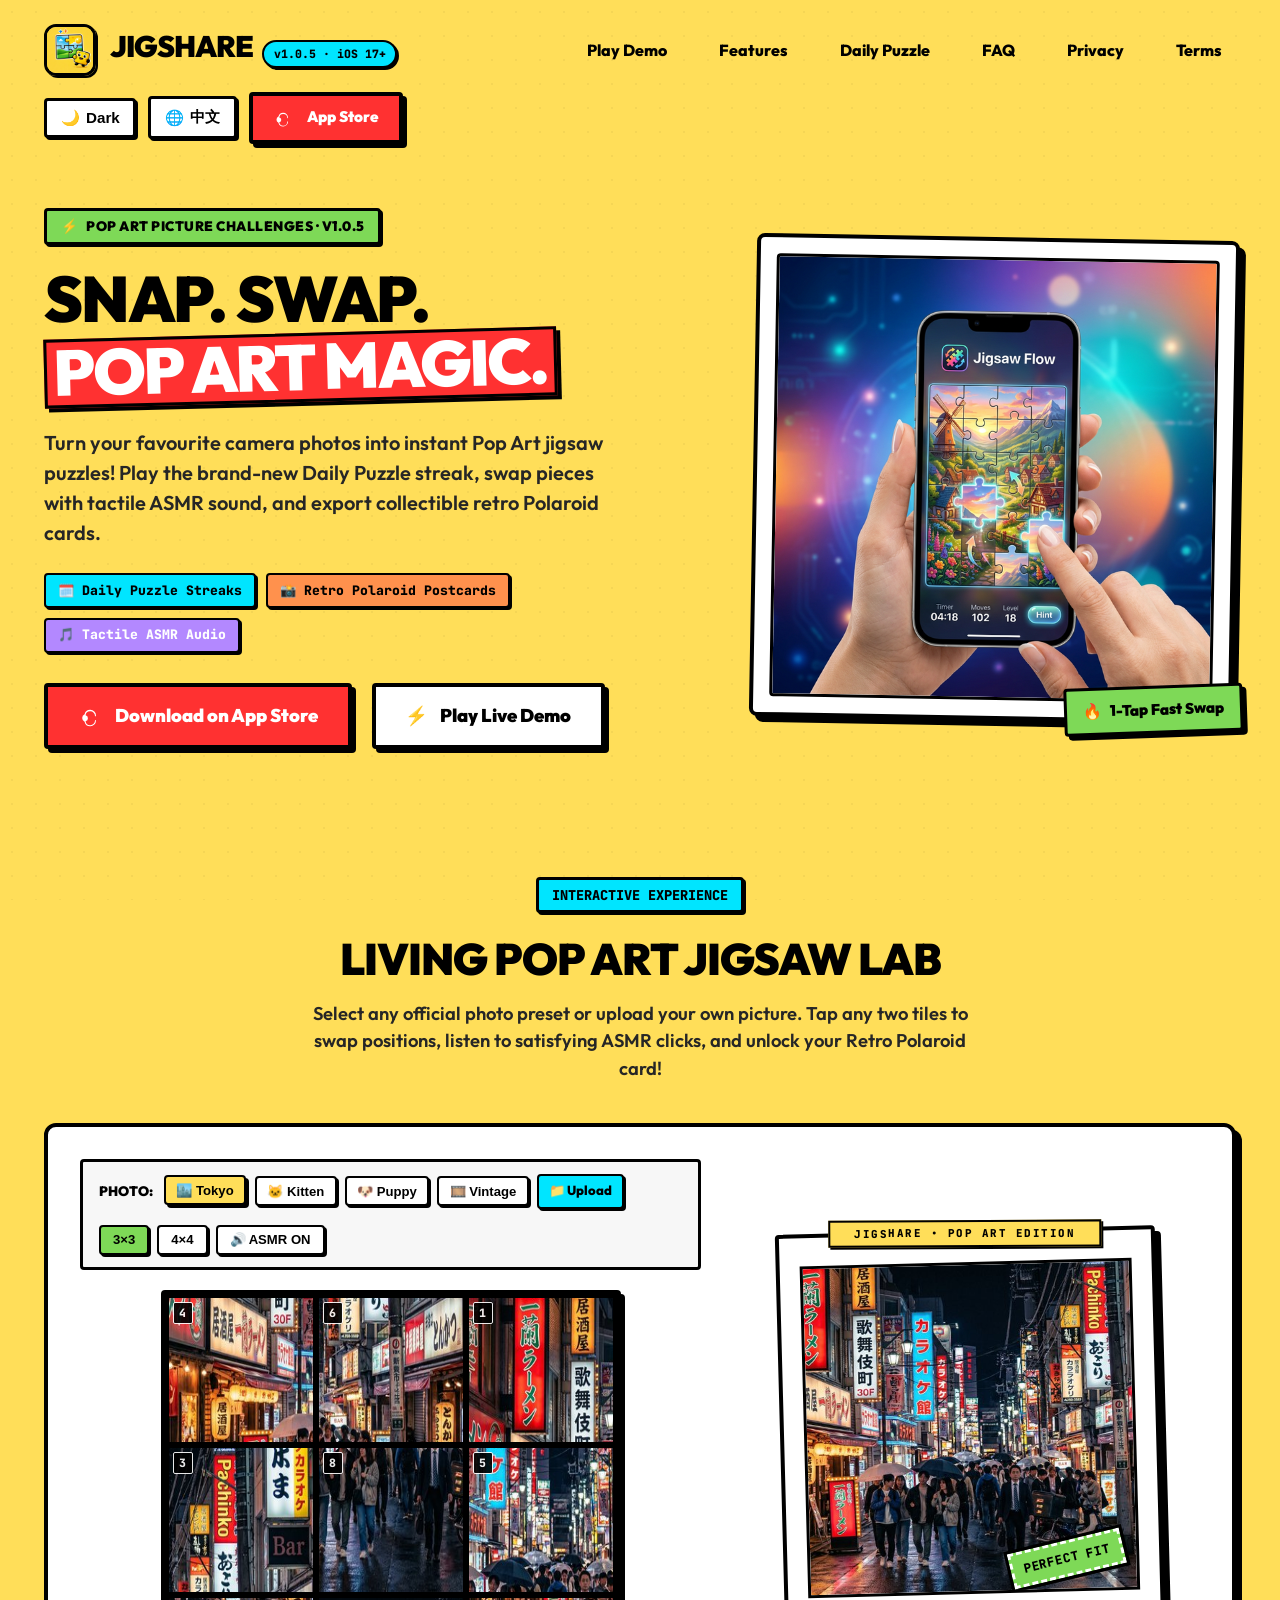
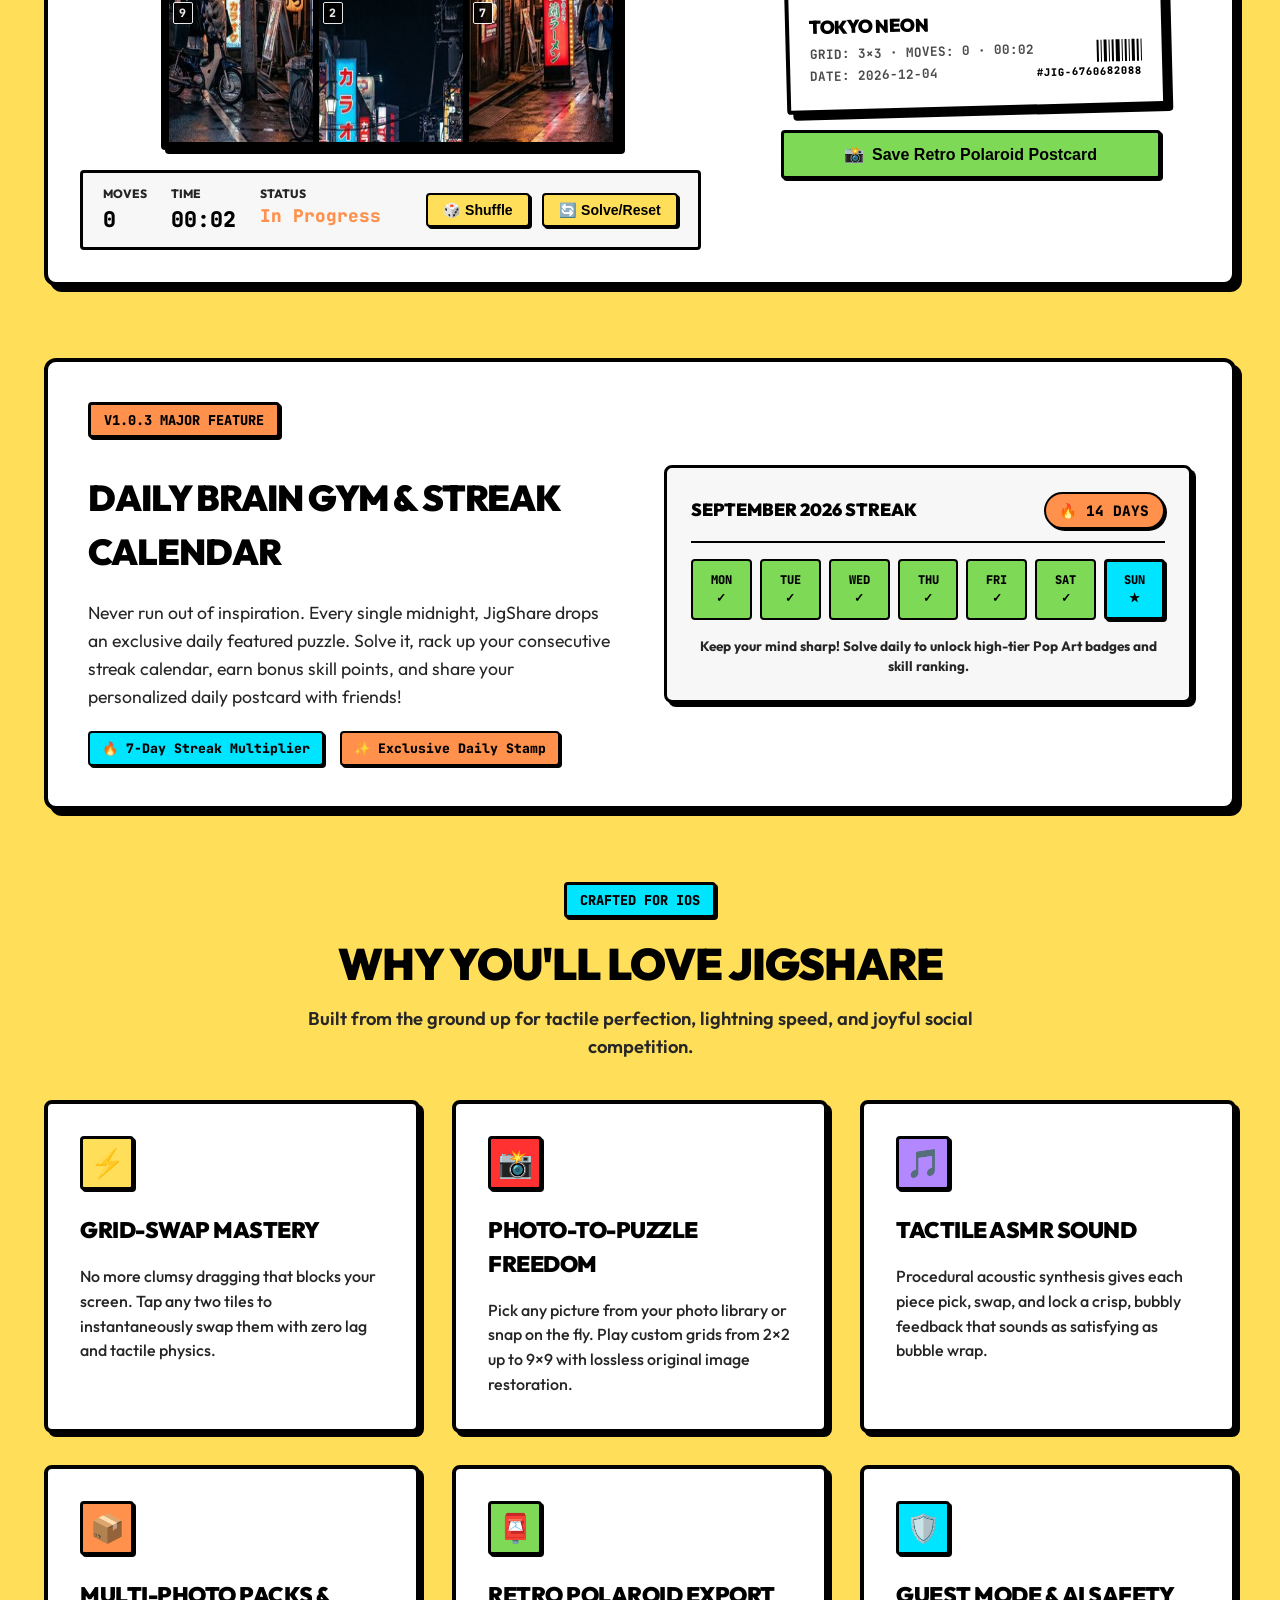
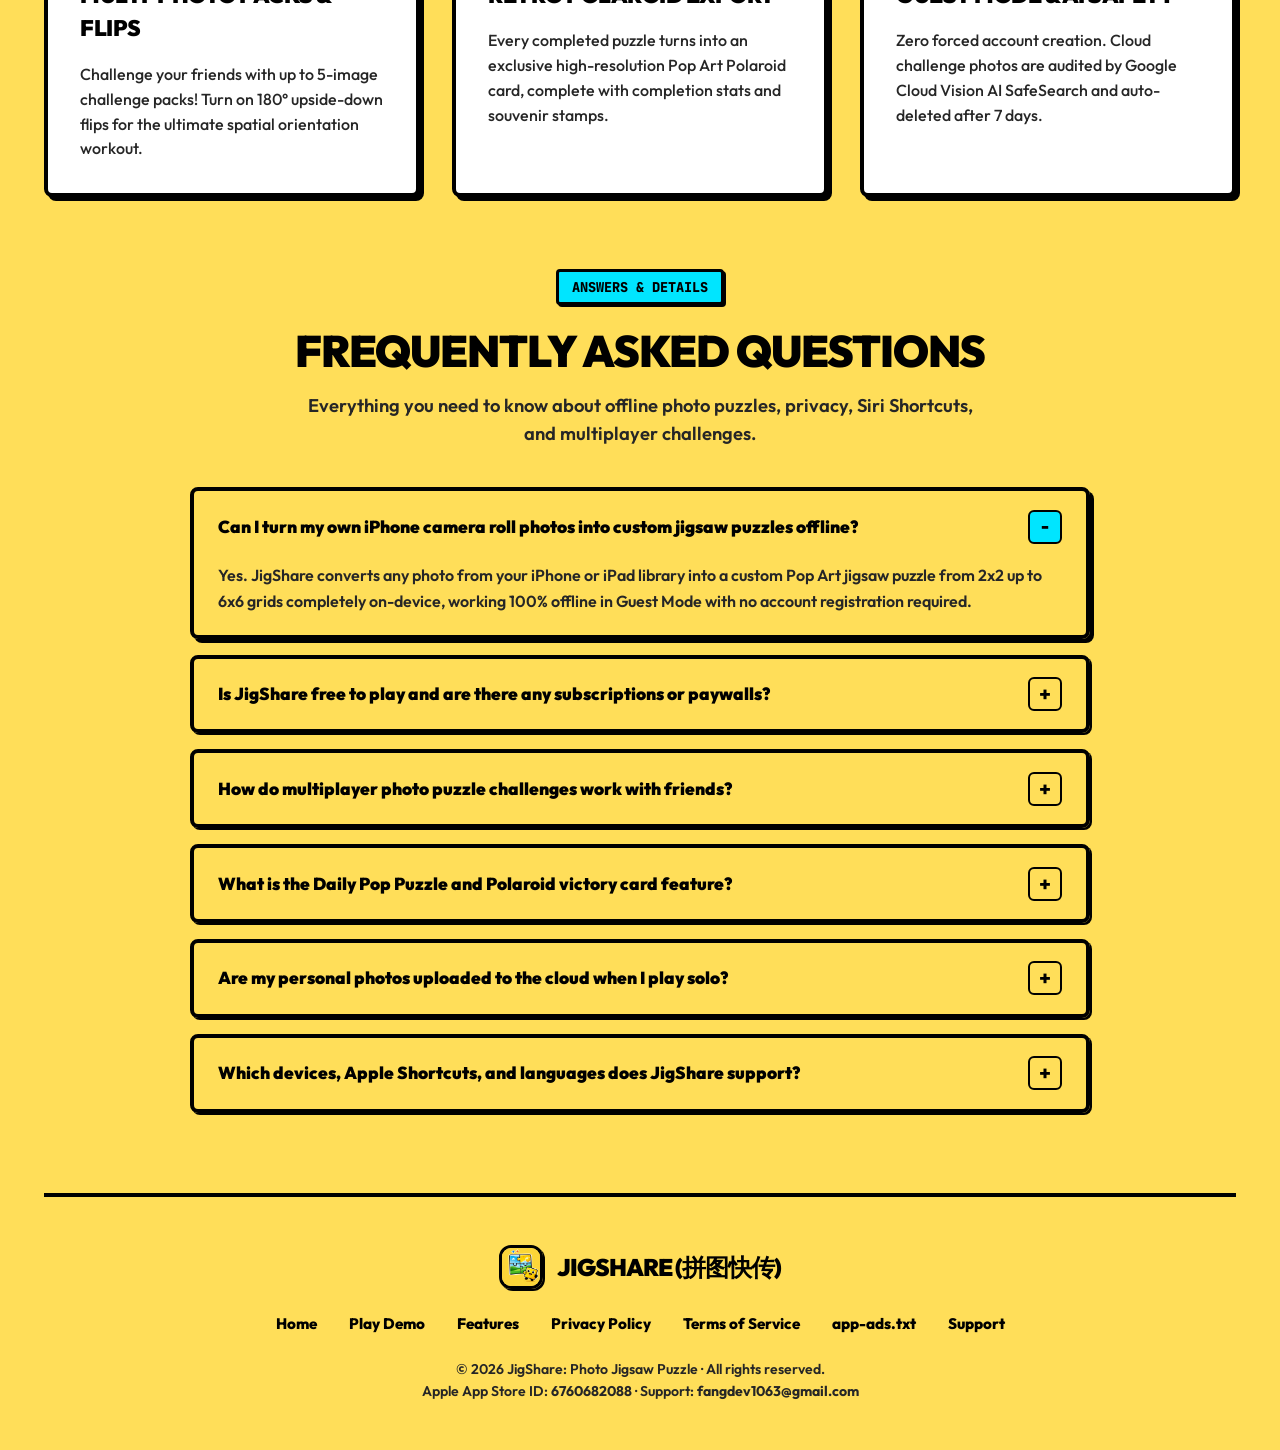
<file: index.html>
<!DOCTYPE html>
<html lang="en">
<head>
    <meta charset="UTF-8">
    <meta name="viewport" content="width=device-width, initial-scale=1.0">
    <title>JigShare: Photo Jigsaw Puzzle - Pop Art Picture Challenges</title>
    <meta name="description" content="Turn your photos into vibrant Pop Art jigsaw puzzles. Play Daily Puzzles, challenge friends with custom .jig packs, and earn retro Polaroid cards on iOS.">
    <meta name="keywords" content="photo puzzle,jigsaw puzzle,picture puzzle,pop art puzzle,custom puzzle,daily challenge,friend challenge,brain teaser,asmr puzzle,polaroid card">
    <meta name="google-site-verification" content="QUrjwu28XT4ruwdatMFQxrZIwa5PXv5KGJY-EDPl6_U" />
    
    <!-- Open Graph & Social Cards -->
    <meta property="og:type" content="website">
    <meta property="og:title" content="JigShare: Photo Jigsaw Puzzle">
    <meta property="og:description" content="Turn your memories into vibrant Pop Art jigsaw puzzles. Fast grid-swapping, daily challenges, retro Polaroid cards, and tactile ASMR audio.">
    <meta property="og:image" content="assets/icon.png">
    <meta property="og:url" content="https://jigsawphoto.netlify.app/">
    <meta name="twitter:card" content="summary_large_image">
    <meta name="twitter:title" content="JigShare: Photo Jigsaw Puzzle">
    <meta name="twitter:description" content="Turn your memories into vibrant Pop Art jigsaw puzzles on iOS.">
    <meta name="twitter:image" content="assets/icon.png">

    <link rel="icon" type="image/png" href="assets/icon.png">
    <link rel="apple-touch-icon" href="assets/icon.png">
    <meta name="apple-itunes-app" content="app-id=6760682088">
    <link rel="stylesheet" href="index.css">
    <script type="application/ld+json">
    {
      "@context": "https://schema.org",
      "@graph": [
        {
          "@type": "MobileApplication",
          "name": "JigShare: Photo Jigsaw Puzzle",
          "description": "JigShare is an iPhone and iPad photo jigsaw puzzle game that turns personal camera roll memories into bold Pop Art puzzles — playable 100% offline with zero mandatory sign-up.",
          "operatingSystem": "iOS",
          "applicationCategory": "GameApplication",
          "inLanguage": ["en-US", "zh-Hans", "zh-Hant", "ja", "ko", "de-DE", "fr-FR", "es-MX", "pt-BR"],
          "offers": {
            "@type": "Offer",
            "price": "0",
            "priceCurrency": "USD"
          },
          "aggregateRating": {
            "@type": "AggregateRating",
            "ratingValue": "5.0",
            "ratingCount": "1"
          },
          "softwareVersion": "1.0.5",
          "downloadUrl": "https://apps.apple.com/app/id6760682088",
          "installUrl": "https://apps.apple.com/app/id6760682088",
          "url": "https://jigsawphoto.netlify.app/",
          "image": "https://jigsawphoto.netlify.app/assets/icon.png",
          "author": {
            "@type": "Organization",
            "name": "DevFang"
          }
        },
        {
          "@type": "FAQPage",
          "mainEntity": [
            {
              "@type": "Question",
              "name": "Can I turn my own iPhone camera roll photos into custom jigsaw puzzles offline?",
              "acceptedAnswer": {
                "@type": "Answer",
                "text": "Yes. JigShare converts any photo from your iPhone or iPad library into a custom Pop Art jigsaw puzzle from 2x2 up to 6x6 grids completely on-device, working 100% offline in Guest Mode with no account registration required."
              }
            },
            {
              "@type": "Question",
              "name": "Is JigShare free to play and are there any subscriptions or paywalls?",
              "acceptedAnswer": {
                "@type": "Answer",
                "text": "JigShare is 100% free to download and play with zero subscriptions or In-App Purchases. Players earn free daily skill points by solving puzzles, with optional user-initiated rewarded videos if extra hint tools are desired."
              }
            },
            {
              "@type": "Question",
              "name": "How do multiplayer photo puzzle challenges work with friends?",
              "acceptedAnswer": {
                "@type": "Answer",
                "text": "You can package one photo or a multi-level gauntlet with custom grid sizes and 180-degree piece rotation into a challenge link or portable .jig file so friends can race against your exact completion time."
              }
            },
            {
              "@type": "Question",
              "name": "What is the Daily Pop Puzzle and Polaroid victory card feature?",
              "acceptedAnswer": {
                "@type": "Answer",
                "text": "Every day JigShare generates a deterministic Pop Art puzzle (3x3 on weekdays, 4x4 on weekends) tracked on a 14-day streak calendar, and lets you export a 3x Retina retro Polaroid card stamped with your finish time and achievement badge."
              }
            },
            {
              "@type": "Question",
              "name": "Are my personal photos uploaded to the cloud when I play solo?",
              "acceptedAnswer": {
                "@type": "Answer",
                "text": "No. Solo puzzles and Polaroid victory cards are processed and stored strictly on your device. Images are only uploaded when you explicitly send a cloud challenge to friends, screened by AI SafeSearch and automatically deleted after 7 days."
              }
            },
            {
              "@type": "Question",
              "name": "Which devices, Apple Shortcuts, and languages does JigShare support?",
              "acceptedAnswer": {
                "@type": "Answer",
                "text": "JigShare runs natively on iPhone, iPad, and unfolded iPhone Duo (iOS 17.0+), integrates with Siri Shortcuts and Spotlight search, and ships with full localization in 9 languages: English, Simplified/Traditional Chinese, Japanese, Korean, German, French, Spanish, and Portuguese."
              }
            }
          ]
        }
      ]
    }
    </script>
</head>
<body>
    <div class="container">
        <!-- Header -->
        <header>
            <a href="index.html" class="nav-brand">
                <div class="logo-wrap">
                    <img src="assets/icon.png" alt="JigShare Logo" class="logo-img">
                </div>
                <div>
                    <span class="logo-title">JigShare</span>
                    <span class="version-pill">v1.0.5 · iOS 17+</span>
                </div>
            </a>

            <nav>
                <ul>
                    <li><a href="#demo-lab" data-i18n="navDemo">Play Demo</a></li>
                    <li><a href="#features" data-i18n="navFeatures">Features</a></li>
                    <li><a href="#daily-mode" data-i18n="navDaily">Daily Puzzle</a></li>
                    <li><a href="#faq" data-i18n="navFaq">FAQ</a></li>
                    <li><a href="privacy.html" data-i18n="navPrivacy">Privacy</a></li>
                    <li><a href="terms.html" data-i18n="navTerms">Terms</a></li>
                </ul>
            </nav>

            <div class="header-actions">
                <button id="themeToggle" class="btn-icon-toggle" title="Toggle Theme" aria-label="Toggle Theme">
                    <span id="themeIcon">🌙</span> <span id="themeText">Dark</span>
                </button>
                <button id="langToggle" class="btn-icon-toggle" title="Switch Language" aria-label="Switch Language">
                    🌐 <span>中文</span>
                </button>
                <a href="https://apps.apple.com/us/app/jigshare-photo-jigsaw-puzzle/id6760682088" target="_blank" rel="noopener" class="btn-primary" style="padding: 0.65rem 1.25rem; font-size: 0.95rem;">
                    <svg width="20" height="20" viewBox="0 0 24 24" fill="currentColor"><path d="M17.5,12.5a.5.5,0,0,1-.5-.5,4.71,4.71,0,0,0-4.69-4.74h-.07a4.67,4.67,0,0,0-4.66,4.07,3,3,0,0,1,0,5.86,4.67,4.67,0,0,0,4.66,4.07h.07A4.71,4.71,0,0,0,17,16.5a.5.5,0,0,1,1,0,5.72,5.72,0,0,1-5.69,5.74h-.07a5.68,5.68,0,0,1-5.65-4.57,4,4,0,0,1,0-7.34,5.68,5.68,0,0,1,5.65-4.57h.07A5.72,5.72,0,0,1,18,11.5a.5.5,0,0,1-.5.5Z"/></svg>
                    <span data-i18n="navDownload">App Store</span>
                </a>
            </div>
        </header>

        <!-- Hero Section -->
        <section class="hero">
            <div class="hero-content">
                <div class="hero-tag">
                    <span>⚡</span>
                    <span data-i18n="heroTag">Pop Art Picture Challenges · v1.0.5</span>
                </div>
                <h1>
                    <span data-i18n="heroTitlePart1">Snap. Swap.</span><br>
                    <span class="highlight" data-i18n="heroTitlePart2">POP ART MAGIC.</span>
                </h1>
                <p class="hero-lead" data-i18n="heroSubtitle">
                    Turn your favourite camera photos into instant Pop Art jigsaw puzzles! Play the brand-new Daily Puzzle streak, swap pieces with tactile ASMR sound, and export collectible retro Polaroid cards.
                </p>

                <div class="hero-badges">
                    <span class="badge-item badge-daily" data-i18n="badgeDaily">🗓️ Daily Puzzle Streaks</span>
                    <span class="badge-item badge-polaroid" data-i18n="badgePolaroid">📸 Retro Polaroid Postcards</span>
                    <span class="badge-item badge-asmr" data-i18n="badgeAsmr">🎵 Tactile ASMR Audio</span>
                </div>

                <div class="hero-actions">
                    <a href="https://apps.apple.com/us/app/jigshare-photo-jigsaw-puzzle/id6760682088" target="_blank" rel="noopener" class="btn-primary">
                        <svg width="24" height="24" viewBox="0 0 24 24" fill="currentColor"><path d="M17.5,12.5a.5.5,0,0,1-.5-.5,4.71,4.71,0,0,0-4.69-4.74h-.07a4.67,4.67,0,0,0-4.66,4.07,3,3,0,0,1,0,5.86,4.67,4.67,0,0,0,4.66,4.07h.07A4.71,4.71,0,0,0,17,16.5a.5.5,0,0,1,1,0,5.72,5.72,0,0,1-5.69,5.74h-.07a5.68,5.68,0,0,1-5.65-4.57,4,4,0,0,1,0-7.34,5.68,5.68,0,0,1,5.65-4.57h.07A5.72,5.72,0,0,1,18,11.5a.5.5,0,0,1-.5.5Z"/></svg>
                        <span data-i18n="btnAppStore">Download on App Store</span>
                    </a>
                    <a href="#demo-lab" class="btn-secondary" data-i18n="btnTryDemo">
                        <span>⚡</span> <span data-i18n="btnTryDemoText">Play Live Demo</span>
                    </a>
                </div>
            </div>

            <div class="hero-visual-wrap">
                <div class="hero-visual-card">
                    <img src="assets/hero.png" alt="JigShare Pop Art Interface" class="hero-visual-img">
                    <div class="hero-floating-sticker">
                        <span>🔥</span>
                        <span data-i18n="stickerText">1-Tap Fast Swap</span>
                    </div>
                </div>
            </div>
        </section>

        <!-- Interactive Photo Jigsaw & Polaroid Lab -->
        <section class="section-wrapper" id="demo-lab">
            <div class="section-head">
                <div class="section-tag" data-i18n="labTag">Interactive Experience</div>
                <h2 class="section-title" data-i18n="labTitle">Living Pop Art Jigsaw Lab</h2>
                <p class="section-subtitle" data-i18n="labSubtitle">Select any official photo preset or upload your own picture. Tap any two tiles to swap positions, listen to satisfying ASMR clicks, and unlock your Retro Polaroid card!</p>
            </div>

            <div class="lab-container">
                <!-- Left: Puzzle Playing Canvas -->
                <div class="lab-panel-left">
                    <div class="lab-toolbar">
                        <div class="preset-selector">
                            <span class="preset-label" data-i18n="presetLabel">Photo:</span>
                            <button class="btn-preset active" data-img="assets/demo/tokyo.jpg" data-i18n="pTokyo">🏙️ Tokyo</button>
                            <button class="btn-preset" data-img="assets/demo/kitten.jpg" data-i18n="pKitten">🐱 Kitten</button>
                            <button class="btn-preset" data-img="assets/demo/golden.jpg" data-i18n="pGolden">🐶 Puppy</button>
                            <button class="btn-preset" data-img="assets/demo/vintage.jpg" data-i18n="pVintage">🎞️ Vintage</button>
                            <label class="btn-preset btn-custom-upload" title="Upload custom photo">
                                <span>📁</span> <span data-i18n="pUpload">Upload</span>
                                <input type="file" id="customImgUpload" accept="image/*">
                            </label>
                        </div>

                        <div class="lab-mode-toggles">
                            <button class="toggle-chip active" id="btnGrid3" data-grid="3">3×3</button>
                            <button class="toggle-chip" id="btnGrid4" data-grid="4">4×4</button>
                            <button class="toggle-chip" id="btnSoundToggle" title="Toggle Sound">🔊 ASMR ON</button>
                        </div>
                    </div>

                    <!-- Puzzle Board Frame -->
                    <div class="puzzle-board-wrap">
                        <div class="puzzle-board grid-3" id="puzzleBoard">
                            <!-- Injected by JavaScript -->
                        </div>
                    </div>

                    <!-- Bottom Controls & Counters -->
                    <div class="lab-controls-bar">
                        <div class="lab-stats-group">
                            <div class="stat-item">
                                <span class="stat-label" data-i18n="statMoves">Moves</span>
                                <span class="stat-val" id="valMoves">0</span>
                            </div>
                            <div class="stat-item">
                                <span class="stat-label" data-i18n="statTime">Time</span>
                                <span class="stat-val" id="valTimer">00:00</span>
                            </div>
                            <div class="stat-item">
                                <span class="stat-label" data-i18n="statStatus">Status</span>
                                <span class="stat-val" id="valStatus" style="font-size: 1.1rem; color: var(--pop-orange);" data-i18n="statusPlaying">In Progress</span>
                            </div>
                        </div>

                        <div class="lab-actions-group">
                            <button class="btn-lab-action" id="btnShuffle" data-i18n="btnShuffle">🎲 Shuffle</button>
                            <button class="btn-lab-action" id="btnReset" data-i18n="btnReset">🔄 Solve/Reset</button>
                        </div>
                    </div>
                </div>

                <!-- Right: Polaroid Victory Card Generator Showcase -->
                <div class="lab-panel-right">
                    <div class="polaroid-wrapper" id="polaroidCard">
                        <div class="polaroid-tape" data-i18n="polaroidTape">JIGSHARE • POP ART EDITION</div>
                        <div class="polaroid-photo-frame">
                            <img src="assets/demo/tokyo.jpg" id="polaroidImg" alt="Polaroid Preview" class="polaroid-img-preview">
                            <div class="polaroid-stamp perfect-fit" id="polaroidStampBadge" data-i18n="stampPerfect">PERFECT FIT</div>
                        </div>
                        <div class="polaroid-footer">
                            <div class="polaroid-meta">
                                <div class="polaroid-title" id="polaroidCardTitle">TOKYO NEON</div>
                                <div class="polaroid-stats-line" id="polaroidStatsText">GRID: 3×3 · MOVES: 0 · 00:00</div>
                                <div class="polaroid-stats-line" id="polaroidDateText">DATE: 2026-09-15</div>
                            </div>
                            <div class="polaroid-barcode-box">
                                <div class="barcode-stripes">
                                    <div class="b-bar" style="width: 2px;"></div>
                                    <div class="b-bar" style="width: 1px;"></div>
                                    <div class="b-bar" style="width: 3px;"></div>
                                    <div class="b-bar" style="width: 1px;"></div>
                                    <div class="b-bar" style="width: 2px;"></div>
                                    <div class="b-bar" style="width: 4px;"></div>
                                    <div class="b-bar" style="width: 1px;"></div>
                                    <div class="b-bar" style="width: 2px;"></div>
                                    <div class="b-bar" style="width: 1px;"></div>
                                    <div class="b-bar" style="width: 3px;"></div>
                                    <div class="b-bar" style="width: 2px;"></div>
                                    <div class="b-bar" style="width: 1px;"></div>
                                </div>
                                <div class="barcode-text">#JIG-6760682088</div>
                            </div>
                        </div>
                    </div>

                    <div class="polaroid-download-wrap">
                        <button class="btn-download-polaroid" id="btnDownloadPolaroid">
                            <span>📸</span> <span data-i18n="btnSavePolaroid">Save Retro Polaroid Postcard</span>
                        </button>
                    </div>
                </div>
            </div>
        </section>

        <!-- Daily Puzzle & Streak Spotlight -->
        <section class="section-wrapper" id="daily-mode">
            <div class="spotlight-box">
                <div class="spotlight-text">
                    <div class="section-tag" style="background: var(--pop-orange); align-self: flex-start;" data-i18n="dailyTag">v1.0.3 Major Feature</div>
                    <h3 data-i18n="dailyTitle">Daily Brain Gym & Streak Calendar</h3>
                    <p data-i18n="dailyDesc">
                        Never run out of inspiration. Every single midnight, JigShare drops an exclusive daily featured puzzle. Solve it, rack up your consecutive streak calendar, earn bonus skill points, and share your personalized daily postcard with friends!
                    </p>
                    <div style="display: flex; gap: 1rem; flex-wrap: wrap;">
                        <span class="badge-item badge-daily">🔥 7-Day Streak Multiplier</span>
                        <span class="badge-item badge-polaroid">✨ Exclusive Daily Stamp</span>
                    </div>
                </div>

                <div class="streak-card-graphic">
                    <div class="streak-header">
                        <div style="font-weight: 900; font-size: 1.1rem;" data-i18n="streakTitle">SEPTEMBER 2026 STREAK</div>
                        <div class="streak-counter-pill">🔥 14 DAYS</div>
                    </div>
                    <div class="streak-days-row">
                        <div class="streak-day-box done"><span>MON</span><span>✓</span></div>
                        <div class="streak-day-box done"><span>TUE</span><span>✓</span></div>
                        <div class="streak-day-box done"><span>WED</span><span>✓</span></div>
                        <div class="streak-day-box done"><span>THU</span><span>✓</span></div>
                        <div class="streak-day-box done"><span>FRI</span><span>✓</span></div>
                        <div class="streak-day-box done"><span>SAT</span><span>✓</span></div>
                        <div class="streak-day-box today"><span>SUN</span><span>★</span></div>
                    </div>
                    <p style="font-size: 0.85rem; font-weight: 700; color: var(--text-muted); text-align: center;" data-i18n="streakNote">
                        Keep your mind sharp! Solve daily to unlock high-tier Pop Art badges and skill ranking.
                    </p>
                </div>
            </div>
        </section>

        <!-- Features Matrix -->
        <section class="section-wrapper" id="features">
            <div class="section-head">
                <div class="section-tag" data-i18n="featTag">Crafted for iOS</div>
                <h2 class="section-title" data-i18n="featHeader">Why You'll Love JigShare</h2>
                <p class="section-subtitle" data-i18n="featSubtitle">Built from the ground up for tactile perfection, lightning speed, and joyful social competition.</p>
            </div>

            <div class="feature-grid">
                <!-- 1 -->
                <div class="feature-card pop-card">
                    <div class="feature-icon-box f-icon-yellow">⚡</div>
                    <h3 data-i18n="f1Title">Grid-Swap Mastery</h3>
                    <p data-i18n="f1Desc">No more clumsy dragging that blocks your screen. Tap any two tiles to instantaneously swap them with zero lag and tactile physics.</p>
                </div>

                <!-- 2 -->
                <div class="feature-card pop-card">
                    <div class="feature-icon-box f-icon-red">📸</div>
                    <h3 data-i18n="f2Title">Photo-to-Puzzle Freedom</h3>
                    <p data-i18n="f2Desc">Pick any picture from your photo library or snap on the fly. Play custom grids from 2×2 up to 9×9 with lossless original image restoration.</p>
                </div>

                <!-- 3 -->
                <div class="feature-card pop-card">
                    <div class="feature-icon-box f-icon-purple">🎵</div>
                    <h3 data-i18n="f3Title">Tactile ASMR Sound</h3>
                    <p data-i18n="f3Desc">Procedural acoustic synthesis gives each piece pick, swap, and lock a crisp, bubbly feedback that sounds as satisfying as bubble wrap.</p>
                </div>

                <!-- 4 -->
                <div class="feature-card pop-card">
                    <div class="feature-icon-box f-icon-orange">📦</div>
                    <h3 data-i18n="f4Title">Multi-Photo Packs & Flips</h3>
                    <p data-i18n="f4Desc">Challenge your friends with up to 5-image challenge packs! Turn on 180° upside-down flips for the ultimate spatial orientation workout.</p>
                </div>

                <!-- 5 -->
                <div class="feature-card pop-card">
                    <div class="feature-icon-box f-icon-green">📮</div>
                    <h3 data-i18n="f5Title">Retro Polaroid Export</h3>
                    <p data-i18n="f5Desc">Every completed puzzle turns into an exclusive high-resolution Pop Art Polaroid card, complete with completion stats and souvenir stamps.</p>
                </div>

                <!-- 6 -->
                <div class="feature-card pop-card">
                    <div class="feature-icon-box f-icon-cyan">🛡️</div>
                    <h3 data-i18n="f6Title">Guest Mode & AI Safety</h3>
                    <p data-i18n="f6Desc">Zero forced account creation. Cloud challenge photos are audited by Google Cloud Vision AI SafeSearch and auto-deleted after 7 days.</p>
                </div>
            </div>
        </section>

        <!-- Frequently Asked Questions (GEO & User Guide) -->
        <section class="section-wrapper faq" id="faq">
            <div class="section-head">
                <div class="section-tag" data-i18n="faqTag">Answers & Details</div>
                <h2 class="section-title" data-i18n="faqHeader">Frequently Asked Questions</h2>
                <p class="section-subtitle" data-i18n="faqSubtitle">Everything you need to know about offline photo puzzles, privacy, Siri Shortcuts, and multiplayer challenges.</p>
            </div>

            <div class="faq-list">
                <details class="faq-item" open>
                    <summary data-i18n="faqQ1">Can I turn my own iPhone camera roll photos into custom jigsaw puzzles offline?</summary>
                    <p data-i18n="faqA1">Yes. JigShare converts any photo from your iPhone or iPad library into a custom Pop Art jigsaw puzzle from 2x2 up to 6x6 grids completely on-device, working 100% offline in Guest Mode with no account registration required.</p>
                </details>
                <details class="faq-item">
                    <summary data-i18n="faqQ2">Is JigShare free to play and are there any subscriptions or paywalls?</summary>
                    <p data-i18n="faqA2">JigShare is 100% free to download and play with zero subscriptions or In-App Purchases. Players earn free daily skill points by solving puzzles, with optional user-initiated rewarded videos if extra hint tools are desired.</p>
                </details>
                <details class="faq-item">
                    <summary data-i18n="faqQ3">How do multiplayer photo puzzle challenges work with friends?</summary>
                    <p data-i18n="faqA3">You can package one photo or a multi-level gauntlet with custom grid sizes and 180-degree piece rotation into a challenge link or portable .jig file so friends can race against your exact completion time.</p>
                </details>
                <details class="faq-item">
                    <summary data-i18n="faqQ4">What is the Daily Pop Puzzle and Polaroid victory card feature?</summary>
                    <p data-i18n="faqA4">Every day JigShare generates a deterministic Pop Art puzzle (3x3 on weekdays, 4x4 on weekends) tracked on a 14-day streak calendar, and lets you export a 3x Retina retro Polaroid card stamped with your finish time and achievement badge.</p>
                </details>
                <details class="faq-item">
                    <summary data-i18n="faqQ5">Are my personal photos uploaded to the cloud when I play solo?</summary>
                    <p data-i18n="faqA5">No. Solo puzzles and Polaroid victory cards are processed and stored strictly on your device. Images are only uploaded when you explicitly send a cloud challenge to friends, screened by AI SafeSearch and automatically deleted after 7 days.</p>
                </details>
                <details class="faq-item">
                    <summary data-i18n="faqQ6">Which devices, Apple Shortcuts, and languages does JigShare support?</summary>
                    <p data-i18n="faqA6">JigShare runs natively on iPhone, iPad, and unfolded iPhone Duo (iOS 17.0+), integrates with Siri Shortcuts and Spotlight search, and ships with full localization in 9 languages: English, Simplified/Traditional Chinese, Japanese, Korean, German, French, Spanish, and Portuguese.</p>
                </details>
            </div>
        </section>

        <!-- Footer -->
        <footer>
            <div class="nav-brand">
                <img src="assets/icon.png" alt="JigShare Logo" class="logo-img" style="width: 44px; height: 44px;">
                <span class="logo-title" style="font-size: 1.5rem;">JigShare (拼图快传)</span>
            </div>

            <div class="footer-nav">
                <a href="index.html" data-i18n="navHome">Home</a>
                <a href="#demo-lab" data-i18n="navDemo">Play Demo</a>
                <a href="#features" data-i18n="navFeatures">Features</a>
                <a href="privacy.html" data-i18n="navPrivacy">Privacy Policy</a>
                <a href="terms.html" data-i18n="navTerms">Terms of Service</a>
                <a href="app-ads.txt">app-ads.txt</a>
                <a href="mailto:fangdev1063@gmail.com" data-i18n="navSupport">Support</a>
            </div>

            <div class="footer-meta">
                <p>&copy; 2026 JigShare: Photo Jigsaw Puzzle · All rights reserved.</p>
                <p>Apple App Store ID: <strong>6760682088</strong> · Support: <strong>fangdev1063@gmail.com</strong></p>
            </div>
        </footer>
    </div>

    <!-- Hidden Offscreen Canvas for Polaroid PNG Generation -->
    <canvas id="polaroidExportCanvas" style="display: none;"></canvas>

    <!-- Main Script: Bilingual, Theme, Web Audio ASMR, Jigsaw Engine, Polaroid Generator -->
    <script>
        // ==========================================
        // 1. Bilingual Translation Matrix
        // ==========================================
        const i18n = {
            en: {
                navDemo: "Play Demo",
                navFeatures: "Features",
                navDaily: "Daily Puzzle",
                navFaq: "FAQ",
                navPrivacy: "Privacy",
                navTerms: "Terms",
                navDownload: "App Store",
                navHome: "Home",
                navSupport: "Support",
                heroTag: "Pop Art Picture Challenges · v1.0.5",
                heroTitlePart1: "Snap. Swap.",
                heroTitlePart2: "POP ART MAGIC.",
                heroSubtitle: "Turn your favourite camera photos into instant Pop Art jigsaw puzzles! Play the brand-new Daily Puzzle streak, swap pieces with tactile ASMR sound, and export collectible retro Polaroid cards.",
                badgeDaily: "🗓️ Daily Puzzle Streaks",
                badgePolaroid: "📸 Retro Polaroid Postcards",
                badgeAsmr: "🎵 Tactile ASMR Audio",
                btnAppStore: "Download on App Store",
                btnTryDemo: "Play Live Demo",
                btnTryDemoText: "Play Live Demo",
                stickerText: "1-Tap Fast Swap",
                labTag: "Interactive Experience",
                labTitle: "Living Pop Art Jigsaw Lab",
                labSubtitle: "Select any official photo preset or upload your own picture. Tap any two tiles to swap positions, listen to satisfying ASMR clicks, and unlock your Retro Polaroid card!",
                presetLabel: "Photo:",
                pTokyo: "🏙️ Tokyo",
                pKitten: "🐱 Kitten",
                pGolden: "🐶 Puppy",
                pVintage: "🎞️ Vintage",
                pUpload: "Upload",
                statMoves: "Moves",
                statTime: "Time",
                statStatus: "Status",
                statusPlaying: "In Progress",
                statusSolved: "🎉 SOLVED!",
                btnShuffle: "🎲 Shuffle",
                btnReset: "🔄 Solve/Reset",
                polaroidTape: "JIGSHARE • POP ART EDITION",
                stampPerfect: "PERFECT FIT",
                stampSpeed: "SPEED DEMON",
                stampDaily: "DAILY SOLVER",
                btnSavePolaroid: "Save Retro Polaroid Postcard",
                dailyTag: "v1.0.5 Core Feature",
                dailyTitle: "Daily Brain Gym & Streak Calendar",
                dailyDesc: "Never run out of inspiration. Every single midnight, JigShare drops an exclusive daily featured puzzle. Solve it, rack up your consecutive streak calendar, earn bonus skill points, and share your personalized daily postcard with friends!",
                streakTitle: "SEPTEMBER 2026 STREAK",
                streakNote: "Keep your mind sharp! Solve daily to unlock high-tier Pop Art badges and skill ranking.",
                featTag: "Crafted for iOS",
                featHeader: "Why You'll Love JigShare",
                featSubtitle: "Built from the ground up for tactile perfection, lightning speed, and joyful social competition.",
                f1Title: "Grid-Swap Mastery",
                f1Desc: "No more clumsy dragging that blocks your screen. Tap any two tiles to instantaneously swap them with zero lag and tactile physics.",
                f2Title: "Photo-to-Puzzle Freedom",
                f2Desc: "Pick any picture from your photo library or snap on the fly. Play custom grids from 2×2 up to 9×9 with lossless original image restoration.",
                f3Title: "Tactile ASMR Sound",
                f3Desc: "Procedural acoustic synthesis gives each piece pick, swap, and lock a crisp, bubbly feedback that sounds as satisfying as bubble wrap.",
                f4Title: "Multi-Photo Packs & Flips",
                f4Desc: "Challenge your friends with up to 5-image challenge packs! Turn on 180° upside-down flips for the ultimate spatial orientation workout.",
                f5Title: "Retro Polaroid Export",
                f5Desc: "Every completed puzzle turns into an exclusive high-resolution Pop Art Polaroid card, complete with completion stats and souvenir stamps.",
                f6Title: "Guest Mode & AI Safety",
                f6Desc: "Zero forced account creation. Cloud challenge photos are audited by Google Cloud Vision AI SafeSearch and auto-deleted after 7 days.",
                faqTag: "Answers & Details",
                faqHeader: "Frequently Asked Questions",
                faqSubtitle: "Everything you need to know about offline photo puzzles, privacy, Siri Shortcuts, and multiplayer challenges.",
                faqQ1: "Can I turn my own iPhone camera roll photos into custom jigsaw puzzles offline?",
                faqA1: "Yes. JigShare converts any photo from your iPhone or iPad library into a custom Pop Art jigsaw puzzle from 2x2 up to 6x6 grids completely on-device, working 100% offline in Guest Mode with no account registration required.",
                faqQ2: "Is JigShare free to play and are there any subscriptions or paywalls?",
                faqA2: "JigShare is 100% free to download and play with zero subscriptions or In-App Purchases. Players earn free daily skill points by solving puzzles, with optional user-initiated rewarded videos if extra hint tools are desired.",
                faqQ3: "How do multiplayer photo puzzle challenges work with friends?",
                faqA3: "You can package one photo or a multi-level gauntlet with custom grid sizes and 180-degree piece rotation into a challenge link or portable .jig file so friends can race against your exact completion time.",
                faqQ4: "What is the Daily Pop Puzzle and Polaroid victory card feature?",
                faqA4: "Every day JigShare generates a deterministic Pop Art puzzle (3x3 on weekdays, 4x4 on weekends) tracked on a 14-day streak calendar, and lets you export a 3x Retina retro Polaroid card stamped with your finish time and achievement badge.",
                faqQ5: "Are my personal photos uploaded to the cloud when I play solo?",
                faqA5: "No. Solo puzzles and Polaroid victory cards are processed and stored strictly on your device. Images are only uploaded when you explicitly send a cloud challenge to friends, screened by AI SafeSearch and automatically deleted after 7 days.",
                faqQ6: "Which devices, Apple Shortcuts, and languages does JigShare support?",
                faqA6: "JigShare runs natively on iPhone, iPad, and unfolded iPhone Duo (iOS 17.0+), integrates with Siri Shortcuts and Spotlight search, and ships with full localization in 9 languages: English, Simplified/Traditional Chinese, Japanese, Korean, German, French, Spanish, and Portuguese."
            },
            zh: {
                navDemo: "在线试玩",
                navFeatures: "特色玩法",
                navDaily: "每日打卡",
                navFaq: "常见问题",
                navPrivacy: "隐私政策",
                navTerms: "服务条款",
                navDownload: "前往下载",
                navHome: "首页",
                navSupport: "技术支持",
                heroTag: "复古波普艺术照片拼图 · v1.0.5 全球 9 语种升级",
                heroTitlePart1: "拍照. 点触换位.",
                heroTitlePart2: "波普艺术魔法.",
                heroSubtitle: "把相册照片秒变超酷的波普艺术拼图！全新每日拼图打卡连胜上线，伴随清脆程序化 ASMR 音效指尖换位，通关即可导出专属复古拍立得打卡卡片。",
                badgeDaily: "🗓️ 每日拼图打卡连胜",
                badgePolaroid: "📸 复古拍立得打卡明信片",
                badgeAsmr: "🎵 纯程序化合成 ASMR 音效",
                btnAppStore: "前往 App Store 下载",
                btnTryDemo: "立即试玩拼图",
                btnTryDemoText: "立即试玩拼图",
                stickerText: "单指轻触 快速换位",
                labTag: "指尖交互实验室",
                labTitle: "波普艺术拼图与拍立得实验室",
                labSubtitle: "挑选官方精选图库或上传你的私藏照片。轻点任意两块碎片交换位置，感受清脆卡扣音效，通关即刻解锁专属复古拍立得打卡卡片！",
                presetLabel: "选择图库:",
                pTokyo: "🏙️ 东京夜景",
                pKitten: "🐱 萌喵小猫",
                pGolden: "🐶 金毛犬",
                pVintage: "🎞️ 复古艺术",
                pUpload: "自定义照片",
                statMoves: "步数",
                statTime: "耗时",
                statStatus: "当前状态",
                statusPlaying: "解谜挑战中",
                statusSolved: "🎉 拼图完成！",
                btnShuffle: "🎲 打乱重排",
                btnReset: "🔄 还原/重置",
                polaroidTape: "JIGSHARE • 波普艺术典藏版",
                stampPerfect: "完美通关",
                stampSpeed: "极速挑战者",
                stampDaily: "每日解谜达人",
                btnSavePolaroid: "一键导出复古拍立得明信片",
                dailyTag: "v1.0.5 核心玩法",
                dailyTitle: "每日脑力健身房与连胜日历",
                dailyDesc: "每天午夜零点，JigShare 精准推送一张全新每日特色拼图。解开谜题，在连胜日历上点亮连续打卡记录，赢取丰厚技能点奖励，一键向好友晒出属于你的每日专属战报！",
                streakTitle: "2026 年 9 月 连续打卡日历",
                streakNote: "坚持每日动脑！连续打卡解锁高段位波普勋章与全球技能点排位。",
                featTag: "为 iOS 倾力打造",
                featHeader: "重新定义网格拼图体验",
                featSubtitle: "从底层重新构筑：告别遮挡视线的拖拽，享受极致响应速度与社交解谜爽感。",
                f1Title: "轻触换位掌控",
                f1Desc: "告别手指拖拽遮挡图块的烦恼。轻点任意两块图块即可瞬时对调，毫秒级响应，拼图手感行云流水。",
                f2Title: "照片即刻成谜",
                f2Desc: "随时随地选取相册任意照片或即时抓拍。支持 2×2 到 9×9 任意自由网格切割，通关后无损恢复高清原图画质。",
                f3Title: "沉浸式 ASMR 音效",
                f3Desc: "内置算法程序化合成的清脆音效：拿起气泡弹跳、对调卡扣扣合、归位清亮和弦，带来宛如捏泡泡纸般的减压体验。",
                f4Title: "多图组连环挑战包",
                f4Desc: "支持最多 5 张照片打包生成进阶挑战包！开启 180° 上下颠倒翻转机制，全面激活空间记忆与方向感知极限。",
                f5Title: "复古拍立得打卡卡片",
                f5Desc: "通关瞬间生成超清复古拍立得打卡卡片，印有通关时间、步数、专属纪念邮戳与条形码，一键保存至相册。",
                f6Title: "全本地游客模式与安全",
                f6Desc: "无需强制登录即可单机畅玩。云端挑战图片经由 Google Cloud Vision API 严格 AI 安全审核，并在 7 天后自动销毁。",
                faqTag: "功能与隐私解答",
                faqHeader: "常见问题解答 (FAQ)",
                faqSubtitle: "关于离线照片拼图、隐私安全、Siri 快捷指令与好友竞速挑战的完整说明。",
                faqQ1: "可以把 iPhone 相册里的个人照片离线做成自定义拼图吗？",
                faqA1: "可以。JigShare 支持免注册访客模式 100% 离线畅玩，可从 iPhone 或 iPad 相册任选照片生成 2x2 至 6x6 网格的波普艺术拼图，所有单机照片均在本地设备端离线处理。",
                faqQ2: "JigShare 需要付费订阅或内购解锁吗？",
                faqA2: "完全免费，无任何付费订阅或内购项目。玩家每天可通过通关获取免费技能点，也可按需自主选择观看激励视频补充透视原图或魔法提示道具。",
                faqQ3: "如何把旅行合照做成拼图发给朋友比拼通关速度？",
                faqA3: "选择单张或多张照片设定网格与 180 度碎片翻转规则后，即可生成挑战链接或 .jig 挑战包文件发送给好友，系统会自动记录双方的通关耗时排名。",
                faqQ4: "每日波普拼图和复古拍立得战报卡片是什么？",
                faqA4: "应用每天生成全球一致的精选波普拼图（工作日 3x3，周末 4x4）并记录 14 天连胜日历；每次通关均可一键导出印有耗时与专属荣誉印章的 3x 超清复古拍立得纪念卡。",
                faqQ5: "单机游玩时我的个人照片会上传到云端吗？",
                faqA5: "绝不会。单机拼图与拍立得纪念卡严格在本地设备沙盒内处理与存储；仅在您主动向好友发起云端挑战时才会传输图片，且经 AI 安全审查后在 7 天后自动销毁。",
                faqQ6: "支持哪些设备、Siri 快捷指令与多国语言？",
                faqA6: "原生适配 iPhone、iPad 与 iPhone Duo 折叠双屏（iOS 17.0+），接入 Siri 快捷指令与 Spotlight 搜索，并内置简繁中文、英、日、韩、德、法、西、葡共 9 种语言即时切换。"
            }
        };

        let currentLang = 'en';
        const langToggleBtn = document.getElementById('langToggle');

        function setLanguage(lang) {
            currentLang = lang;
            langToggleBtn.innerHTML = `🌐 <span>${lang === 'en' ? '中文' : 'English'}</span>`;
            document.querySelectorAll('[data-i18n]').forEach(el => {
                const key = el.getAttribute('data-i18n');
                if (i18n[lang] && i18n[lang][key]) {
                    el.innerHTML = i18n[lang][key];
                }
            });
            document.documentElement.lang = lang === 'zh' ? 'zh-CN' : 'en';
            updatePolaroidMeta();
        }

        langToggleBtn.addEventListener('click', () => {
            setLanguage(currentLang === 'en' ? 'zh' : 'en');
        });

        // ==========================================
        // 2. Dynamic Dark Neo-brutalist Theme Toggle
        // ==========================================
        const themeToggleBtn = document.getElementById('themeToggle');
        const themeIcon = document.getElementById('themeIcon');
        const themeText = document.getElementById('themeText');

        function setTheme(theme) {
            document.documentElement.setAttribute('data-theme', theme);
            if (theme === 'dark') {
                themeIcon.textContent = '☀️';
                themeText.textContent = 'Light';
            } else {
                themeIcon.textContent = '🌙';
                themeText.textContent = 'Dark';
            }
            localStorage.setItem('jigshare_theme', theme);
        }

        themeToggleBtn.addEventListener('click', () => {
            const currentTheme = document.documentElement.getAttribute('data-theme') || 'light';
            setTheme(currentTheme === 'dark' ? 'light' : 'dark');
        });

        // Init theme
        const savedTheme = localStorage.getItem('jigshare_theme') || (window.matchMedia('(prefers-color-scheme: dark)').matches ? 'dark' : 'light');
        setTheme(savedTheme);

        // ==========================================
        // 3. Procedural ASMR Sound Engine (Web Audio)
        // Mimicking iOS SoundManager.swift
        // ==========================================
        let soundEnabled = true;
        let audioCtx = null;

        function getAudioContext() {
            if (!audioCtx) {
                audioCtx = new (window.AudioContext || window.webkitAudioContext)();
            }
            if (audioCtx.state === 'suspended') {
                audioCtx.resume();
            }
            return audioCtx;
        }

        const Sound = {
            select() {
                if (!soundEnabled) return;
                try {
                    const ctx = getAudioContext();
                    const osc = ctx.createOscillator();
                    const gain = ctx.createGain();
                    osc.connect(gain);
                    gain.connect(ctx.destination);
                    osc.type = 'sine';
                    const now = ctx.currentTime;
                    osc.frequency.setValueAtTime(440, now);
                    osc.frequency.exponentialRampToValueAtTime(880, now + 0.08);
                    gain.gain.setValueAtTime(0.12, now);
                    gain.gain.exponentialRampToValueAtTime(0.001, now + 0.09);
                    osc.start(now);
                    osc.stop(now + 0.1);
                } catch (e) {}
            },
            swap() {
                if (!soundEnabled) return;
                try {
                    const ctx = getAudioContext();
                    const osc = ctx.createOscillator();
                    const gain = ctx.createGain();
                    osc.connect(gain);
                    gain.connect(ctx.destination);
                    osc.type = 'triangle';
                    const now = ctx.currentTime;
                    osc.frequency.setValueAtTime(320, now);
                    osc.frequency.exponentialRampToValueAtTime(580, now + 0.07);
                    gain.gain.setValueAtTime(0.18, now);
                    gain.gain.exponentialRampToValueAtTime(0.001, now + 0.08);
                    osc.start(now);
                    osc.stop(now + 0.09);
                } catch (e) {}
            },
            lock() {
                if (!soundEnabled) return;
                try {
                    const ctx = getAudioContext();
                    const now = ctx.currentTime;
                    [523.25, 659.25, 783.99].forEach((freq, i) => {
                        const osc = ctx.createOscillator();
                        const gain = ctx.createGain();
                        osc.connect(gain);
                        gain.connect(ctx.destination);
                        osc.type = 'sine';
                        osc.frequency.setValueAtTime(freq, now + i * 0.03);
                        gain.gain.setValueAtTime(0.08, now + i * 0.03);
                        gain.gain.exponentialRampToValueAtTime(0.001, now + i * 0.03 + 0.15);
                        osc.start(now + i * 0.03);
                        osc.stop(now + i * 0.03 + 0.16);
                    });
                } catch (e) {}
            },
            victory() {
                if (!soundEnabled) return;
                try {
                    const ctx = getAudioContext();
                    const now = ctx.currentTime;
                    const chord = [523.25, 659.25, 783.99, 1046.50];
                    chord.forEach((freq, idx) => {
                        const osc = ctx.createOscillator();
                        const gain = ctx.createGain();
                        osc.connect(gain);
                        gain.connect(ctx.destination);
                        osc.type = 'triangle';
                        osc.frequency.setValueAtTime(freq, now + idx * 0.06);
                        gain.gain.setValueAtTime(0.15, now + idx * 0.06);
                        gain.gain.exponentialRampToValueAtTime(0.001, now + idx * 0.06 + 0.4);
                        osc.start(now + idx * 0.06);
                        osc.stop(now + idx * 0.06 + 0.45);
                    });
                } catch (e) {}
            }
        };

        const btnSoundToggle = document.getElementById('btnSoundToggle');
        btnSoundToggle.addEventListener('click', () => {
            soundEnabled = !soundEnabled;
            btnSoundToggle.textContent = soundEnabled ? '🔊 ASMR ON' : '🔇 ASMR OFF';
            btnSoundToggle.classList.toggle('active', soundEnabled);
        });

        // ==========================================
        // 4. Interactive Living Photo Jigsaw Engine
        // ==========================================
        let gridSize = 3; // 3x3 or 4x4
        let currentImgSrc = 'assets/demo/tokyo.jpg';
        let currentPhotoTitle = 'TOKYO NEON';
        let tiles = []; // array of tile objects: { id, targetX, targetY }
        let selectedTileIndex = null;
        let moves = 0;
        let timerSeconds = 0;
        let timerInterval = null;
        let isGameSolved = false;

        const boardEl = document.getElementById('puzzleBoard');
        const movesEl = document.getElementById('valMoves');
        const timerEl = document.getElementById('valTimer');
        const statusEl = document.getElementById('valStatus');
        const polaroidImgEl = document.getElementById('polaroidImg');
        const polaroidCardTitleEl = document.getElementById('polaroidCardTitle');
        const polaroidStatsTextEl = document.getElementById('polaroidStatsText');
        const polaroidStampBadgeEl = document.getElementById('polaroidStampBadge');
        const polaroidDateTextEl = document.getElementById('polaroidDateText');

        function formatTime(totalSecs) {
            const m = Math.floor(totalSecs / 60).toString().padStart(2, '0');
            const s = (totalSecs % 60).toString().padStart(2, '0');
            return `${m}:${s}`;
        }

        function startTimer() {
            if (timerInterval) clearInterval(timerInterval);
            timerInterval = setInterval(() => {
                timerSeconds++;
                timerEl.textContent = formatTime(timerSeconds);
                updatePolaroidMeta();
            }, 1000);
        }

        function stopTimer() {
            if (timerInterval) {
                clearInterval(timerInterval);
                timerInterval = null;
            }
        }

        function initTiles() {
            const count = gridSize * gridSize;
            tiles = [];
            for (let i = 0; i < count; i++) {
                const row = Math.floor(i / gridSize);
                const col = i % gridSize;
                tiles.push({
                    id: i + 1,
                    originRow: row,
                    originCol: col
                });
            }
        }

        function shuffleTiles() {
            // Fisher-Yates shuffle until not naturally solved
            let count = tiles.length;
            let attempts = 0;
            do {
                for (let i = count - 1; i > 0; i--) {
                    const j = Math.floor(Math.random() * (i + 1));
                    [tiles[i], tiles[j]] = [tiles[j], tiles[i]];
                }
                attempts++;
            } while (checkSolvedSilent() && attempts < 10);

            selectedTileIndex = null;
            moves = 0;
            timerSeconds = 0;
            movesEl.textContent = '0';
            timerEl.textContent = '00:00';
            isGameSolved = false;
            statusEl.textContent = i18n[currentLang].statusPlaying;
            statusEl.style.color = 'var(--pop-orange)';
            startTimer();
            renderBoard();
            updatePolaroidMeta();
        }

        function checkSolvedSilent() {
            return tiles.every((tile, index) => tile.id === index + 1);
        }

        function checkWin() {
            if (checkSolvedSilent()) {
                isGameSolved = true;
                stopTimer();
                Sound.victory();
                statusEl.textContent = i18n[currentLang].statusSolved;
                statusEl.style.color = 'var(--pop-green)';
                
                // Set stamp badge based on performance
                if (timerSeconds < 45) {
                    polaroidStampBadgeEl.textContent = i18n[currentLang].stampSpeed;
                    polaroidStampBadgeEl.className = 'polaroid-stamp speed-demon';
                } else {
                    polaroidStampBadgeEl.textContent = i18n[currentLang].stampPerfect;
                    polaroidStampBadgeEl.className = 'polaroid-stamp perfect-fit';
                }
                updatePolaroidMeta();
            }
        }

        function updatePolaroidMeta() {
            polaroidImgEl.src = currentImgSrc;
            polaroidCardTitleEl.textContent = currentPhotoTitle;
            const timeStr = formatTime(timerSeconds);
            polaroidStatsTextEl.textContent = `GRID: ${gridSize}×${gridSize} · MOVES: ${moves} · ${timeStr}`;
            
            const today = new Date().toISOString().split('T')[0];
            polaroidDateTextEl.textContent = `DATE: ${today}`;
        }

        function renderBoard() {
            boardEl.innerHTML = '';
            boardEl.className = `puzzle-board grid-${gridSize}`;

            const percentStep = 100 / (gridSize - 1);

            tiles.forEach((tile, index) => {
                const tileEl = document.createElement('div');
                tileEl.className = 'puzzle-tile' + (selectedTileIndex === index ? ' selected' : '');
                
                // Calculate background position based on origin position
                const bgX = tile.originCol * percentStep;
                const bgY = tile.originRow * percentStep;

                tileEl.style.backgroundImage = `url("${currentImgSrc}")`;
                tileEl.style.backgroundSize = `${gridSize * 100}% ${gridSize * 100}%`;
                tileEl.style.backgroundPosition = `${bgX}% ${bgY}%`;

                // Badge showing tile piece ID
                const badge = document.createElement('span');
                badge.className = 'tile-number-badge';
                badge.textContent = tile.id;
                tileEl.appendChild(badge);

                tileEl.addEventListener('click', () => onTileClick(index));
                boardEl.appendChild(tileEl);
            });
        }

        function onTileClick(index) {
            if (isGameSolved) return;

            if (selectedTileIndex === null) {
                // Select first piece
                selectedTileIndex = index;
                Sound.select();
                renderBoard();
            } else if (selectedTileIndex === index) {
                // Deselect
                selectedTileIndex = null;
                Sound.select();
                renderBoard();
            } else {
                // Swap pieces
                const temp = tiles[selectedTileIndex];
                tiles[selectedTileIndex] = tiles[index];
                tiles[index] = temp;
                selectedTileIndex = null;
                moves++;
                movesEl.textContent = moves.toString();
                Sound.swap();
                renderBoard();
                checkWin();
                updatePolaroidMeta();
            }
        }

        // Shuffle & Reset Button Handlers
        document.getElementById('btnShuffle').addEventListener('click', () => {
            shuffleTiles();
            Sound.swap();
        });

        document.getElementById('btnReset').addEventListener('click', () => {
            stopTimer();
            initTiles();
            selectedTileIndex = null;
            moves = 0;
            movesEl.textContent = '0';
            timerSeconds = 0;
            timerEl.textContent = '00:00';
            isGameSolved = true;
            statusEl.textContent = i18n[currentLang].statusSolved;
            statusEl.style.color = 'var(--pop-green)';
            polaroidStampBadgeEl.textContent = i18n[currentLang].stampPerfect;
            polaroidStampBadgeEl.className = 'polaroid-stamp perfect-fit';
            Sound.lock();
            renderBoard();
            updatePolaroidMeta();
        });

        // Grid Size Handlers
        const btnGrid3 = document.getElementById('btnGrid3');
        const btnGrid4 = document.getElementById('btnGrid4');

        btnGrid3.addEventListener('click', () => {
            if (gridSize === 3) return;
            gridSize = 3;
            btnGrid3.classList.add('active');
            btnGrid4.classList.remove('active');
            initTiles();
            shuffleTiles();
        });

        btnGrid4.addEventListener('click', () => {
            if (gridSize === 4) return;
            gridSize = 4;
            btnGrid4.classList.add('active');
            btnGrid3.classList.remove('active');
            initTiles();
            shuffleTiles();
        });

        // Photo Preset Buttons
        const presetBtns = document.querySelectorAll('.btn-preset[data-img]');
        presetBtns.forEach(btn => {
            btn.addEventListener('click', () => {
                presetBtns.forEach(b => b.classList.remove('active'));
                btn.classList.add('active');
                currentImgSrc = btn.getAttribute('data-img');
                currentPhotoTitle = btn.textContent.trim().toUpperCase();
                initTiles();
                shuffleTiles();
            });
        });

        // Custom File Upload
        const customUploadInput = document.getElementById('customImgUpload');
        customUploadInput.addEventListener('change', (e) => {
            const file = e.target.files[0];
            if (!file) return;
            const reader = new FileReader();
            reader.onload = (event) => {
                currentImgSrc = event.target.result;
                currentPhotoTitle = file.name.substring(0, 16).toUpperCase();
                presetBtns.forEach(b => b.classList.remove('active'));
                initTiles();
                shuffleTiles();
            };
            reader.readAsDataURL(file);
        });

        // ==========================================
        // 5. Retro Polaroid Canvas Generator & Downloader
        // ==========================================
        const btnDownloadPolaroid = document.getElementById('btnDownloadPolaroid');
        const canvas = document.getElementById('polaroidExportCanvas');

        btnDownloadPolaroid.addEventListener('click', () => {
            const ctx = canvas.getContext('2d');
            const cardW = 800;
            const cardH = 960;
            canvas.width = cardW;
            canvas.height = cardH;

            // Background of Polaroid: Crisp off-white paper
            ctx.fillStyle = '#FFFFFF';
            ctx.fillRect(0, 0, cardW, cardH);

            // Bold 8px Black Border around Polaroid Card
            ctx.lineWidth = 8;
            ctx.strokeStyle = '#000000';
            ctx.strokeRect(4, 4, cardW - 8, cardH - 8);

            // Top Yellow Masking Tape
            ctx.save();
            ctx.fillStyle = '#FFDE59';
            ctx.fillRect(cardW / 2 - 200, 14, 400, 36);
            ctx.lineWidth = 4;
            ctx.strokeStyle = '#000000';
            ctx.strokeRect(cardW / 2 - 200, 14, 400, 36);
            ctx.fillStyle = '#000000';
            ctx.font = '900 16px monospace';
            ctx.textAlign = 'center';
            ctx.fillText('JIGSHARE • POP ART EDITION', cardW / 2, 38);
            ctx.restore();

            // Photo frame (square)
            const photoX = 48;
            const photoY = 70;
            const photoSize = cardW - 96;

            const img = new Image();
            img.crossOrigin = 'anonymous';
            img.onload = () => {
                // Draw photo
                ctx.drawImage(img, photoX, photoY, photoSize, photoSize);

                // Black 6px border around photo
                ctx.lineWidth = 6;
                ctx.strokeStyle = '#000000';
                ctx.strokeRect(photoX, photoY, photoSize, photoSize);

                // Vintage Stamp in Bottom Right of Photo
                ctx.save();
                ctx.translate(photoX + photoSize - 120, photoY + photoSize - 50);
                ctx.rotate(-10 * Math.PI / 180);
                ctx.fillStyle = '#FF3131';
                ctx.fillRect(-80, -25, 180, 48);
                ctx.strokeStyle = '#000000';
                ctx.lineWidth = 4;
                ctx.strokeRect(-80, -25, 180, 48);
                ctx.fillStyle = '#FFFFFF';
                ctx.font = '900 16px monospace';
                ctx.textAlign = 'center';
                ctx.fillText(polaroidStampBadgeEl.textContent, 10, 5);
                ctx.restore();

                // Polaroid Bottom Meta
                ctx.fillStyle = '#000000';
                ctx.font = '900 28px sans-serif';
                ctx.textAlign = 'left';
                ctx.fillText(currentPhotoTitle, photoX, photoY + photoSize + 46);

                ctx.font = '700 18px monospace';
                ctx.fillStyle = '#333333';
                const stats = `GRID: ${gridSize}×${gridSize}  |  MOVES: ${moves}  |  TIME: ${formatTime(timerSeconds)}`;
                ctx.fillText(stats, photoX, photoY + photoSize + 80);
                const today = new Date().toISOString().split('T')[0];
                ctx.fillText(`DATE: ${today}  |  App Store ID: 6760682088`, photoX, photoY + photoSize + 110);

                // Barcode on bottom right
                ctx.fillStyle = '#000000';
                const bcX = cardW - 180;
                const bcY = photoY + photoSize + 40;
                const pattern = [3, 1, 4, 1, 2, 5, 2, 1, 3, 2, 4, 1, 3, 2, 1];
                let currentBarX = bcX;
                pattern.forEach(w => {
                    ctx.fillRect(currentBarX, bcY, w * 2, 40);
                    currentBarX += w * 2 + 3;
                });
                ctx.font = '800 12px monospace';
                ctx.textAlign = 'left';
                ctx.fillText('#JIG-6760682088', bcX, bcY + 60);

                // Trigger download
                const link = document.createElement('a');
                link.download = `JigShare_Polaroid_${Date.now()}.png`;
                link.href = canvas.toDataURL('image/png');
                link.click();
            };
            img.src = currentImgSrc;
        });

        // Initial setup
        initTiles();
        shuffleTiles();
    </script>
</body>
</html>
</file>
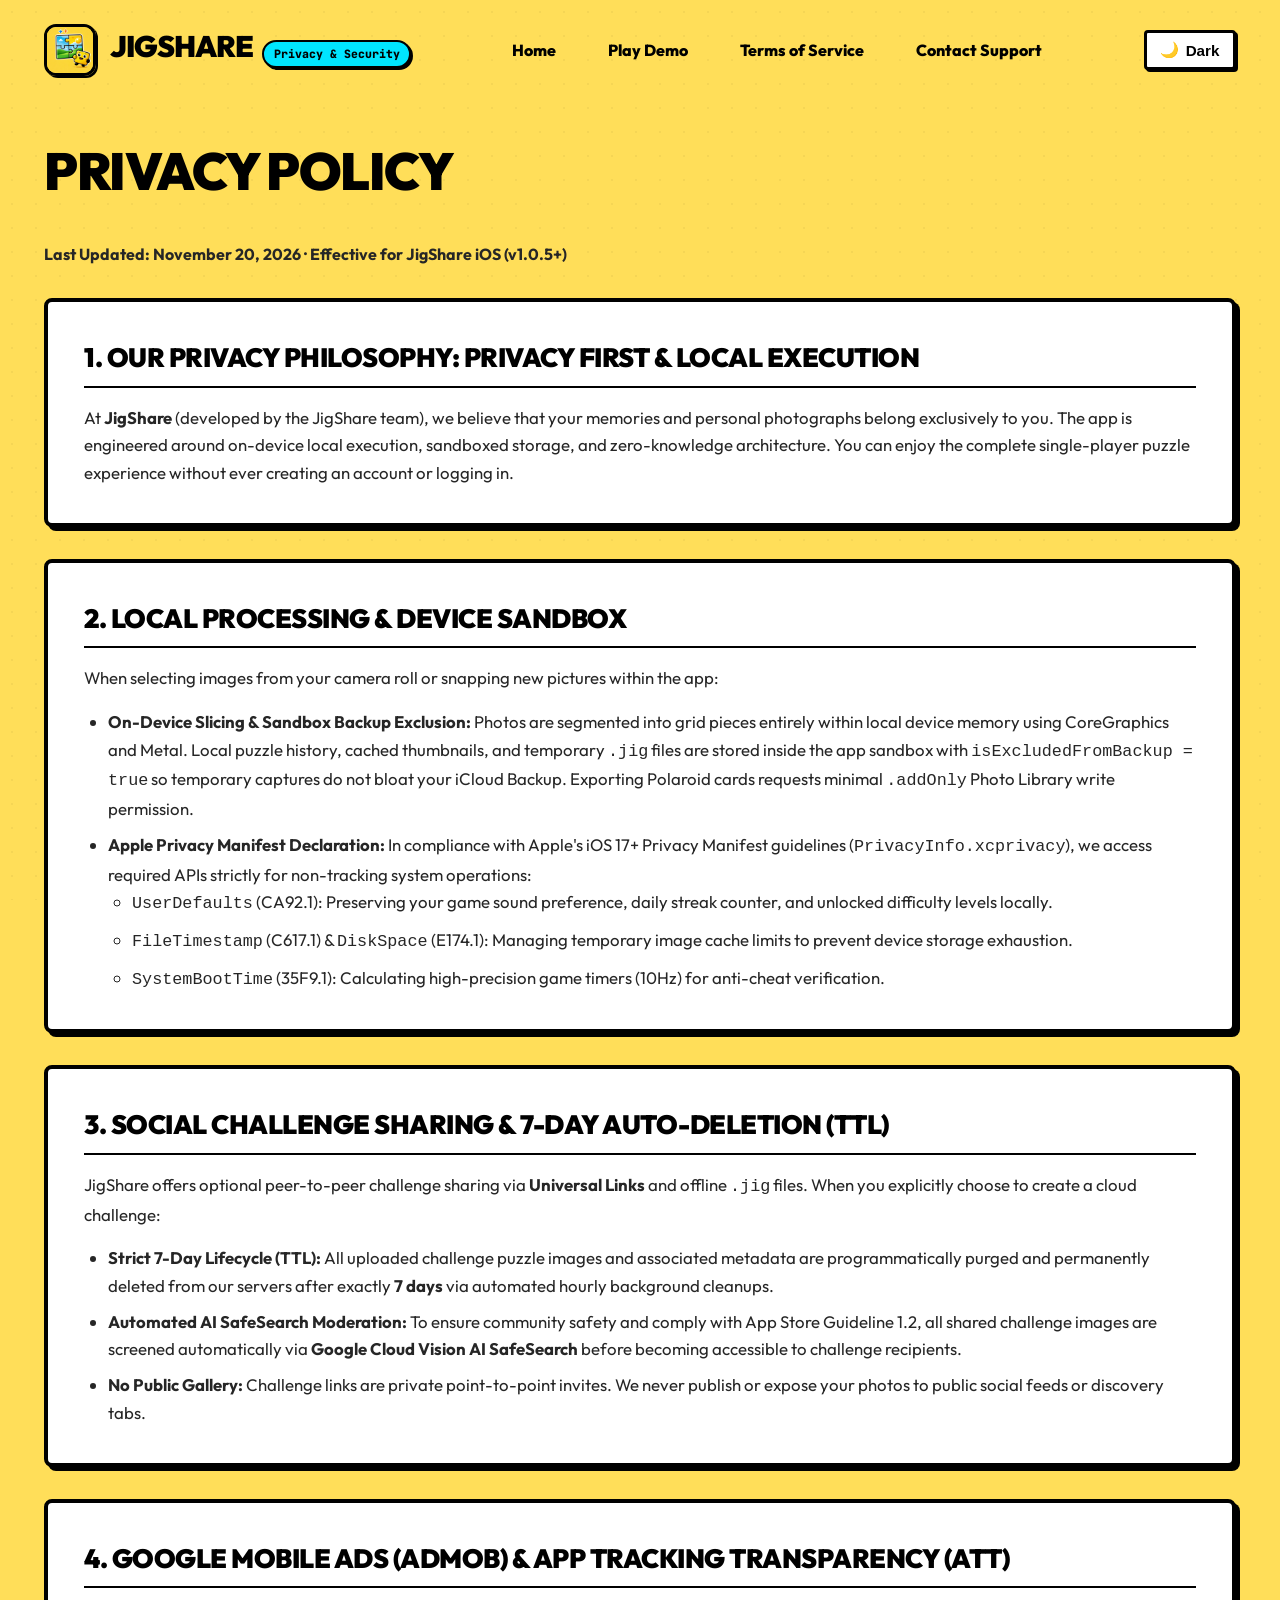
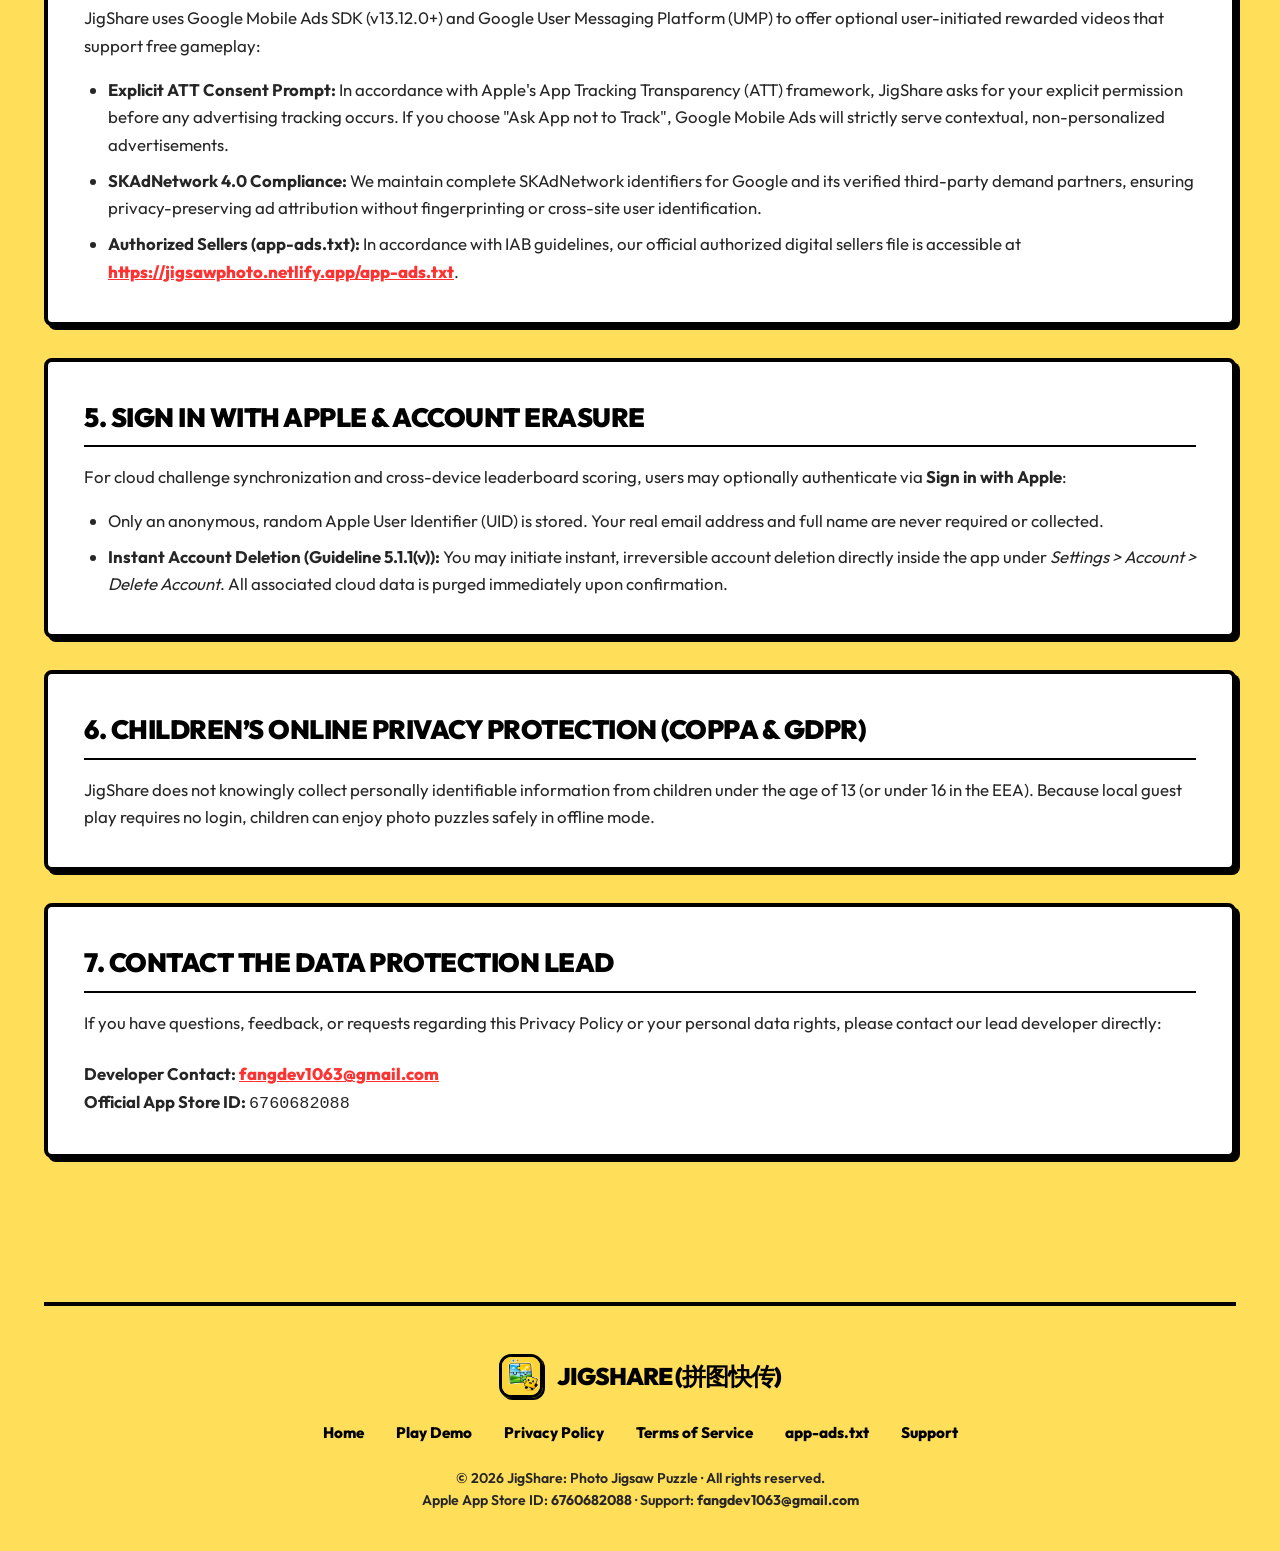
<file: privacy.html>
<!DOCTYPE html>
<html lang="en">
<head>
    <meta charset="UTF-8">
    <meta name="viewport" content="width=device-width, initial-scale=1.0">
    <title>Privacy Policy - JigShare: Photo Jigsaw Puzzle</title>
    <meta name="description" content="Official Privacy Policy for JigShare: Photo Jigsaw Puzzle on iOS. Details on on-device processing, AdMob compliance, 7-day cloud auto-deletion, and guest mode.">
    <link rel="icon" type="image/png" href="assets/icon.png">
    <link rel="stylesheet" href="index.css">
</head>
<body>
    <div class="container">
        <!-- Header -->
        <header>
            <a href="index.html" class="nav-brand">
                <div class="logo-wrap">
                    <img src="assets/icon.png" alt="JigShare Logo" class="logo-img">
                </div>
                <div>
                    <span class="logo-title">JigShare</span>
                    <span class="version-pill">Privacy & Security</span>
                </div>
            </a>

            <nav>
                <ul>
                    <li><a href="index.html">Home</a></li>
                    <li><a href="index.html#demo-lab">Play Demo</a></li>
                    <li><a href="terms.html">Terms of Service</a></li>
                    <li><a href="mailto:fangdev1063@gmail.com">Contact Support</a></li>
                </ul>
            </nav>

            <div class="header-actions">
                <button id="themeToggle" class="btn-icon-toggle" title="Toggle Theme" aria-label="Toggle Theme">
                    <span id="themeIcon">🌙</span> <span id="themeText">Dark</span>
                </button>
            </div>
        </header>

        <section class="content-page">
            <h1>Privacy Policy</h1>
            <p style="font-weight: 700; color: var(--text-muted);">Last Updated: November 20, 2026 · Effective for JigShare iOS (v1.0.5+)</p>

            <div class="content-block pop-card">
                <h2>1. Our Privacy Philosophy: Privacy First & Local Execution</h2>
                <p>
                    At <strong>JigShare</strong> (developed by the JigShare team), we believe that your memories and personal photographs belong exclusively to you. The app is engineered around on-device local execution, sandboxed storage, and zero-knowledge architecture. You can enjoy the complete single-player puzzle experience without ever creating an account or logging in.
                </p>
            </div>

            <div class="content-block pop-card">
                <h2>2. Local Processing & Device Sandbox</h2>
                <p>
                    When selecting images from your camera roll or snapping new pictures within the app:
                </p>
                <ul>
                    <li><strong>On-Device Slicing &amp; Sandbox Backup Exclusion:</strong> Photos are segmented into grid pieces entirely within local device memory using CoreGraphics and Metal. Local puzzle history, cached thumbnails, and temporary <code>.jig</code> files are stored inside the app sandbox with <code>isExcludedFromBackup = true</code> so temporary captures do not bloat your iCloud Backup. Exporting Polaroid cards requests minimal <code>.addOnly</code> Photo Library write permission.</li>
                    <li><strong>Apple Privacy Manifest Declaration:</strong> In compliance with Apple's iOS 17+ Privacy Manifest guidelines (<code>PrivacyInfo.xcprivacy</code>), we access required APIs strictly for non-tracking system operations:
                        <ul>
                            <li><code>UserDefaults</code> (CA92.1): Preserving your game sound preference, daily streak counter, and unlocked difficulty levels locally.</li>
                            <li><code>FileTimestamp</code> (C617.1) & <code>DiskSpace</code> (E174.1): Managing temporary image cache limits to prevent device storage exhaustion.</li>
                            <li><code>SystemBootTime</code> (35F9.1): Calculating high-precision game timers (10Hz) for anti-cheat verification.</li>
                        </ul>
                    </li>
                </ul>
            </div>

            <div class="content-block pop-card">
                <h2>3. Social Challenge Sharing & 7-Day Auto-Deletion (TTL)</h2>
                <p>
                    JigShare offers optional peer-to-peer challenge sharing via <strong>Universal Links</strong> and offline <code>.jig</code> files. When you explicitly choose to create a cloud challenge:
                </p>
                <ul>
                    <li><strong>Strict 7-Day Lifecycle (TTL):</strong> All uploaded challenge puzzle images and associated metadata are programmatically purged and permanently deleted from our servers after exactly <strong>7 days</strong> via automated hourly background cleanups.</li>
                    <li><strong>Automated AI SafeSearch Moderation:</strong> To ensure community safety and comply with App Store Guideline 1.2, all shared challenge images are screened automatically via <strong>Google Cloud Vision AI SafeSearch</strong> before becoming accessible to challenge recipients.</li>
                    <li><strong>No Public Gallery:</strong> Challenge links are private point-to-point invites. We never publish or expose your photos to public social feeds or discovery tabs.</li>
                </ul>
            </div>

            <div class="content-block pop-card">
                <h2>4. Google Mobile Ads (AdMob) & App Tracking Transparency (ATT)</h2>
                <p>
                    JigShare uses Google Mobile Ads SDK (v13.12.0+) and Google User Messaging Platform (UMP) to offer optional user-initiated rewarded videos that support free gameplay:
                </p>
                <ul>
                    <li><strong>Explicit ATT Consent Prompt:</strong> In accordance with Apple's App Tracking Transparency (ATT) framework, JigShare asks for your explicit permission before any advertising tracking occurs. If you choose "Ask App not to Track", Google Mobile Ads will strictly serve contextual, non-personalized advertisements.</li>
                    <li><strong>SKAdNetwork 4.0 Compliance:</strong> We maintain complete SKAdNetwork identifiers for Google and its verified third-party demand partners, ensuring privacy-preserving ad attribution without fingerprinting or cross-site user identification.</li>
                    <li><strong>Authorized Sellers (app-ads.txt):</strong> In accordance with IAB guidelines, our official authorized digital sellers file is accessible at <a href="/app-ads.txt" style="color: var(--pop-red); font-weight: 800;">https://jigsawphoto.netlify.app/app-ads.txt</a>.</li>
                </ul>
            </div>

            <div class="content-block pop-card">
                <h2>5. Sign in with Apple & Account Erasure</h2>
                <p>
                    For cloud challenge synchronization and cross-device leaderboard scoring, users may optionally authenticate via <strong>Sign in with Apple</strong>:
                </p>
                <ul>
                    <li>Only an anonymous, random Apple User Identifier (UID) is stored. Your real email address and full name are never required or collected.</li>
                    <li><strong>Instant Account Deletion (Guideline 5.1.1(v)):</strong> You may initiate instant, irreversible account deletion directly inside the app under <em>Settings &gt; Account &gt; Delete Account</em>. All associated cloud data is purged immediately upon confirmation.</li>
                </ul>
            </div>

            <div class="content-block pop-card">
                <h2>6. Children’s Online Privacy Protection (COPPA & GDPR)</h2>
                <p>
                    JigShare does not knowingly collect personally identifiable information from children under the age of 13 (or under 16 in the EEA). Because local guest play requires no login, children can enjoy photo puzzles safely in offline mode.
                </p>
            </div>

            <div class="content-block pop-card">
                <h2>7. Contact the Data Protection Lead</h2>
                <p>
                    If you have questions, feedback, or requests regarding this Privacy Policy or your personal data rights, please contact our lead developer directly:
                </p>
                <p style="margin-top: 0.5rem;">
                    <strong>Developer Contact:</strong> <a href="mailto:fangdev1063@gmail.com" style="color: var(--pop-red); font-weight: 800;">fangdev1063@gmail.com</a><br>
                    <strong>Official App Store ID:</strong> <code>6760682088</code>
                </p>
            </div>
        </section>

        <!-- Footer -->
        <footer>
            <div class="nav-brand">
                <img src="assets/icon.png" alt="JigShare Logo" class="logo-img" style="width: 44px; height: 44px;">
                <span class="logo-title" style="font-size: 1.5rem;">JigShare (拼图快传)</span>
            </div>

            <div class="footer-nav">
                <a href="index.html">Home</a>
                <a href="index.html#demo-lab">Play Demo</a>
                <a href="privacy.html">Privacy Policy</a>
                <a href="terms.html">Terms of Service</a>
                <a href="app-ads.txt">app-ads.txt</a>
                <a href="mailto:fangdev1063@gmail.com">Support</a>
            </div>

            <div class="footer-meta">
                <p>&copy; 2026 JigShare: Photo Jigsaw Puzzle · All rights reserved.</p>
                <p>Apple App Store ID: <strong>6760682088</strong> · Support: <strong>fangdev1063@gmail.com</strong></p>
            </div>
        </footer>
    </div>

    <!-- Theme Sync Script -->
    <script>
        const themeToggleBtn = document.getElementById('themeToggle');
        const themeIcon = document.getElementById('themeIcon');
        const themeText = document.getElementById('themeText');

        function setTheme(theme) {
            document.documentElement.setAttribute('data-theme', theme);
            if (theme === 'dark') {
                themeIcon.textContent = '☀️';
                themeText.textContent = 'Light';
            } else {
                themeIcon.textContent = '🌙';
                themeText.textContent = 'Dark';
            }
            localStorage.setItem('jigshare_theme', theme);
        }

        themeToggleBtn.addEventListener('click', () => {
            const currentTheme = document.documentElement.getAttribute('data-theme') || 'light';
            setTheme(currentTheme === 'dark' ? 'light' : 'dark');
        });

        const savedTheme = localStorage.getItem('jigshare_theme') || (window.matchMedia('(prefers-color-scheme: dark)').matches ? 'dark' : 'light');
        setTheme(savedTheme);
    </script>
</body>
</html>
</file>
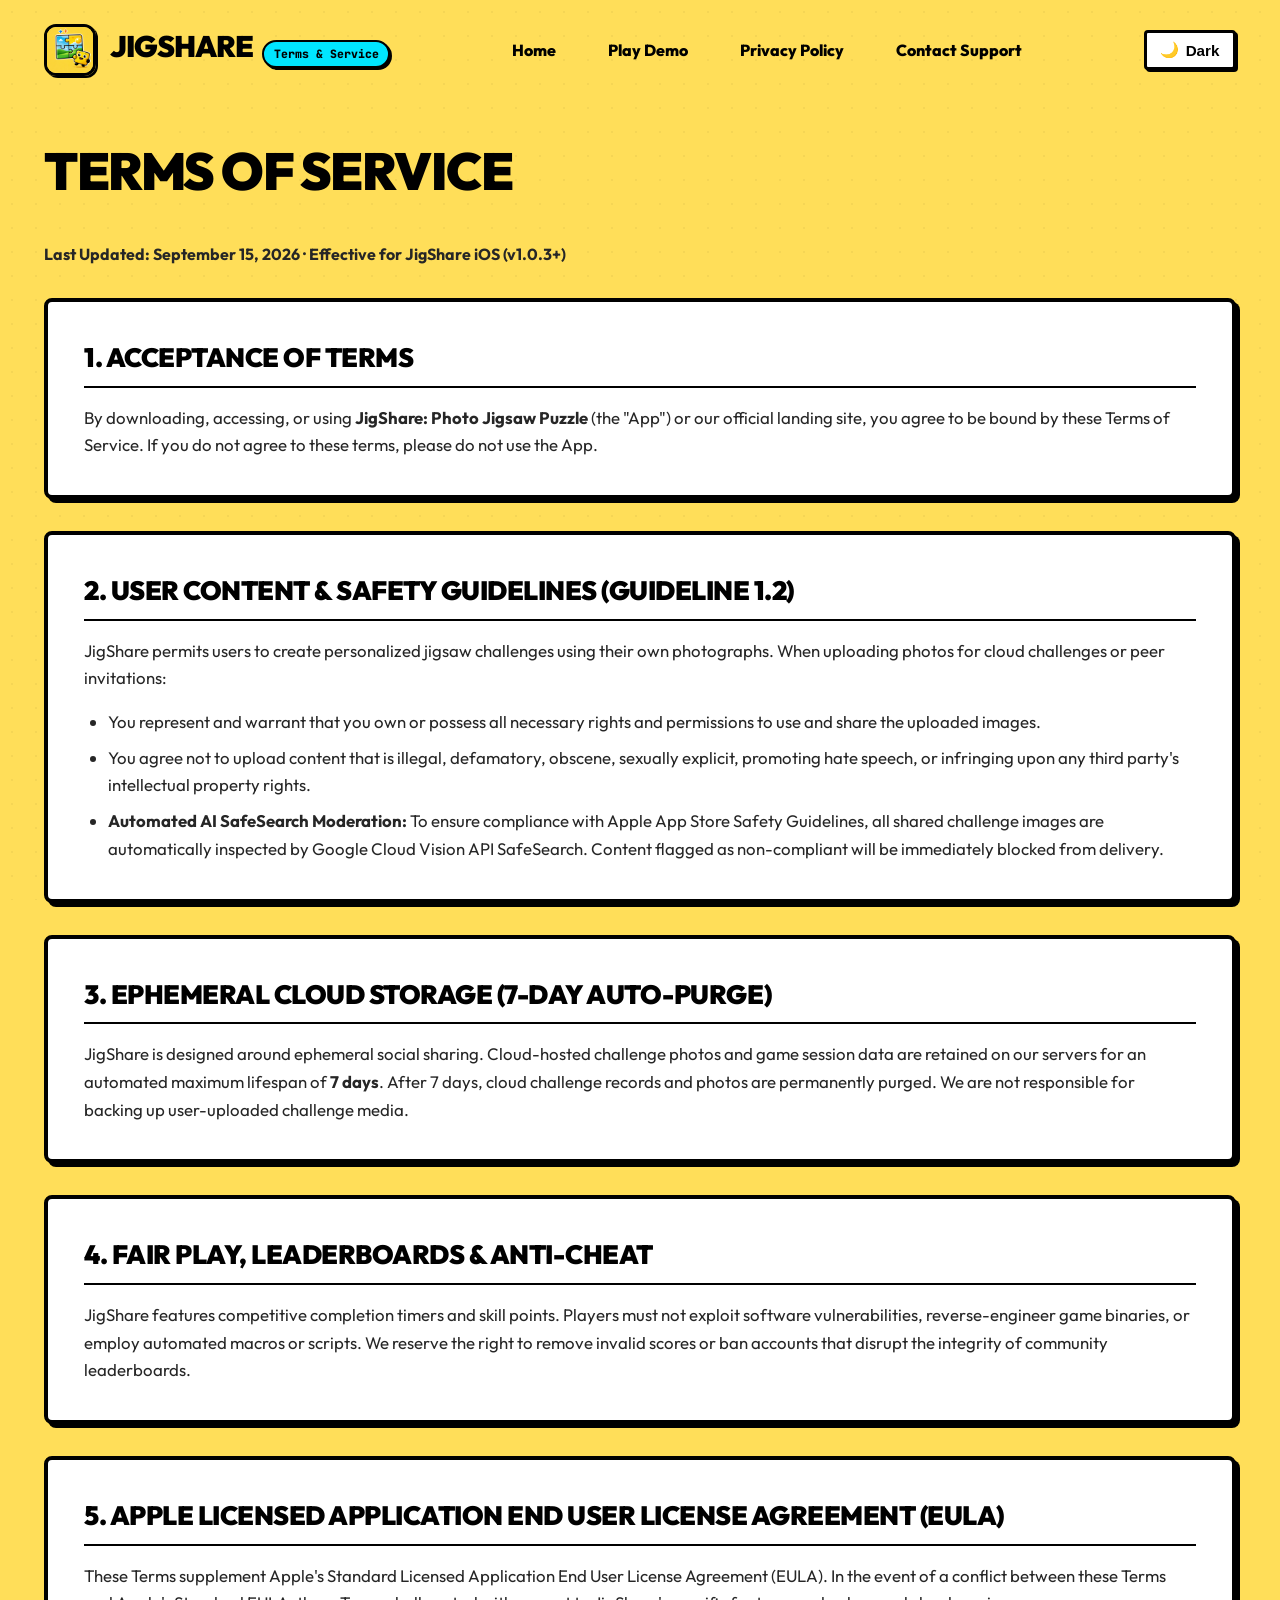
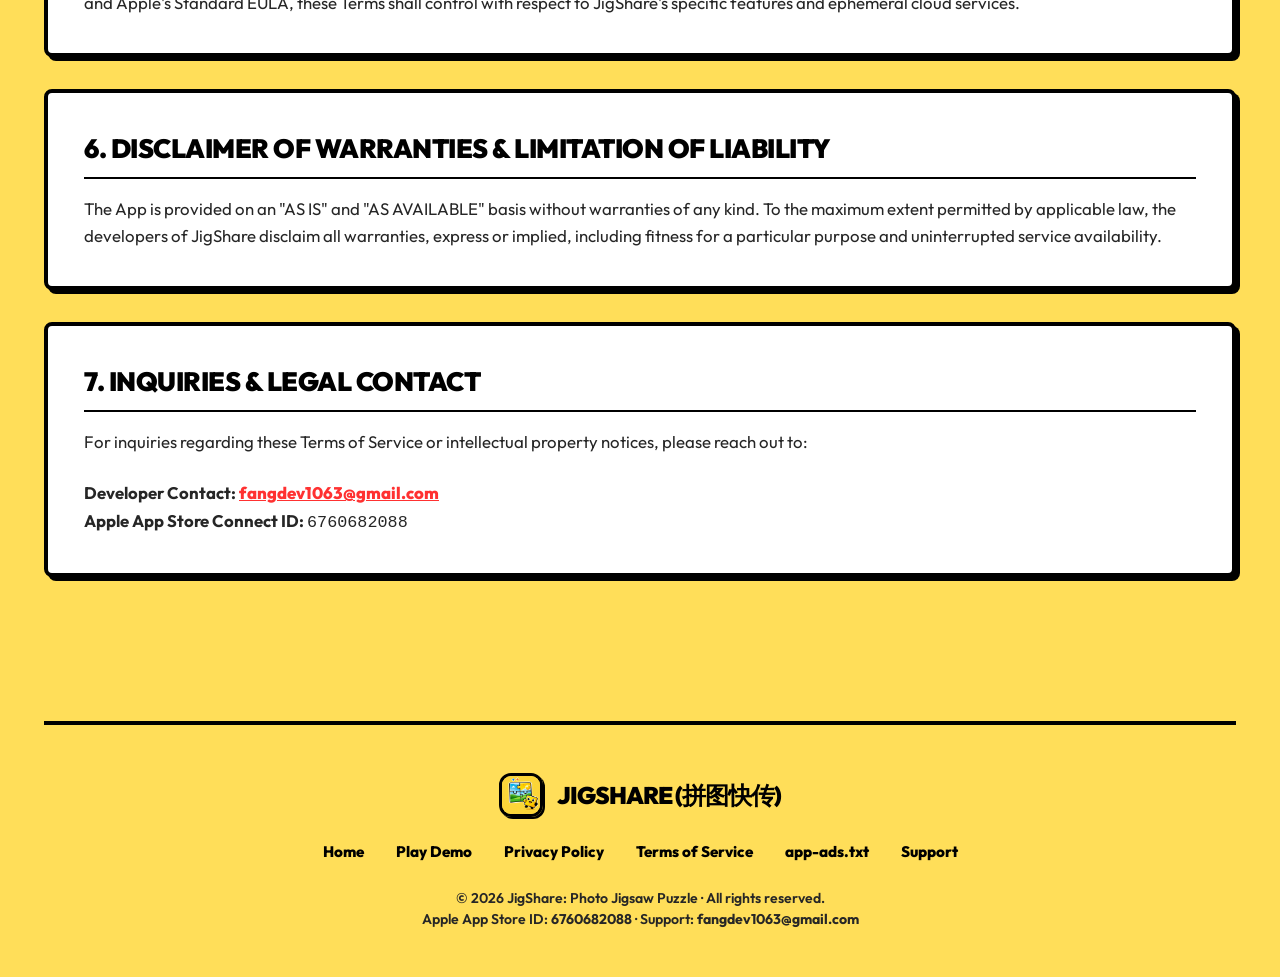
<file: terms.html>
<!DOCTYPE html>
<html lang="en">
<head>
    <meta charset="UTF-8">
    <meta name="viewport" content="width=device-width, initial-scale=1.0">
    <title>Terms of Service - JigShare: Photo Jigsaw Puzzle</title>
    <meta name="description" content="Official Terms of Service for JigShare: Photo Jigsaw Puzzle on iOS. Rules governing user content, 7-day challenge retention, and fair play.">
    <link rel="icon" type="image/png" href="assets/icon.png">
    <link rel="stylesheet" href="index.css">
</head>
<body>
    <div class="container">
        <!-- Header -->
        <header>
            <a href="index.html" class="nav-brand">
                <div class="logo-wrap">
                    <img src="assets/icon.png" alt="JigShare Logo" class="logo-img">
                </div>
                <div>
                    <span class="logo-title">JigShare</span>
                    <span class="version-pill">Terms & Service</span>
                </div>
            </a>

            <nav>
                <ul>
                    <li><a href="index.html">Home</a></li>
                    <li><a href="index.html#demo-lab">Play Demo</a></li>
                    <li><a href="privacy.html">Privacy Policy</a></li>
                    <li><a href="mailto:fangdev1063@gmail.com">Contact Support</a></li>
                </ul>
            </nav>

            <div class="header-actions">
                <button id="themeToggle" class="btn-icon-toggle" title="Toggle Theme" aria-label="Toggle Theme">
                    <span id="themeIcon">🌙</span> <span id="themeText">Dark</span>
                </button>
            </div>
        </header>

        <section class="content-page">
            <h1>Terms of Service</h1>
            <p style="font-weight: 700; color: var(--text-muted);">Last Updated: September 15, 2026 · Effective for JigShare iOS (v1.0.3+)</p>

            <div class="content-block pop-card">
                <h2>1. Acceptance of Terms</h2>
                <p>
                    By downloading, accessing, or using <strong>JigShare: Photo Jigsaw Puzzle</strong> (the "App") or our official landing site, you agree to be bound by these Terms of Service. If you do not agree to these terms, please do not use the App.
                </p>
            </div>

            <div class="content-block pop-card">
                <h2>2. User Content & Safety Guidelines (Guideline 1.2)</h2>
                <p>
                    JigShare permits users to create personalized jigsaw challenges using their own photographs. When uploading photos for cloud challenges or peer invitations:
                </p>
                <ul>
                    <li>You represent and warrant that you own or possess all necessary rights and permissions to use and share the uploaded images.</li>
                    <li>You agree not to upload content that is illegal, defamatory, obscene, sexually explicit, promoting hate speech, or infringing upon any third party's intellectual property rights.</li>
                    <li><strong>Automated AI SafeSearch Moderation:</strong> To ensure compliance with Apple App Store Safety Guidelines, all shared challenge images are automatically inspected by Google Cloud Vision API SafeSearch. Content flagged as non-compliant will be immediately blocked from delivery.</li>
                </ul>
            </div>

            <div class="content-block pop-card">
                <h2>3. Ephemeral Cloud Storage (7-Day Auto-Purge)</h2>
                <p>
                    JigShare is designed around ephemeral social sharing. Cloud-hosted challenge photos and game session data are retained on our servers for an automated maximum lifespan of <strong>7 days</strong>. After 7 days, cloud challenge records and photos are permanently purged. We are not responsible for backing up user-uploaded challenge media.
                </p>
            </div>

            <div class="content-block pop-card">
                <h2>4. Fair Play, Leaderboards & Anti-Cheat</h2>
                <p>
                    JigShare features competitive completion timers and skill points. Players must not exploit software vulnerabilities, reverse-engineer game binaries, or employ automated macros or scripts. We reserve the right to remove invalid scores or ban accounts that disrupt the integrity of community leaderboards.
                </p>
            </div>

            <div class="content-block pop-card">
                <h2>5. Apple Licensed Application End User License Agreement (EULA)</h2>
                <p>
                    These Terms supplement Apple's Standard Licensed Application End User License Agreement (EULA). In the event of a conflict between these Terms and Apple's Standard EULA, these Terms shall control with respect to JigShare's specific features and ephemeral cloud services.
                </p>
            </div>

            <div class="content-block pop-card">
                <h2>6. Disclaimer of Warranties & Limitation of Liability</h2>
                <p>
                    The App is provided on an "AS IS" and "AS AVAILABLE" basis without warranties of any kind. To the maximum extent permitted by applicable law, the developers of JigShare disclaim all warranties, express or implied, including fitness for a particular purpose and uninterrupted service availability.
                </p>
            </div>

            <div class="content-block pop-card">
                <h2>7. Inquiries & Legal Contact</h2>
                <p>
                    For inquiries regarding these Terms of Service or intellectual property notices, please reach out to:
                </p>
                <p style="margin-top: 0.5rem;">
                    <strong>Developer Contact:</strong> <a href="mailto:fangdev1063@gmail.com" style="color: var(--pop-red); font-weight: 800;">fangdev1063@gmail.com</a><br>
                    <strong>Apple App Store Connect ID:</strong> <code>6760682088</code>
                </p>
            </div>
        </section>

        <!-- Footer -->
        <footer>
            <div class="nav-brand">
                <img src="assets/icon.png" alt="JigShare Logo" class="logo-img" style="width: 44px; height: 44px;">
                <span class="logo-title" style="font-size: 1.5rem;">JigShare (拼图快传)</span>
            </div>

            <div class="footer-nav">
                <a href="index.html">Home</a>
                <a href="index.html#demo-lab">Play Demo</a>
                <a href="privacy.html">Privacy Policy</a>
                <a href="terms.html">Terms of Service</a>
                <a href="app-ads.txt">app-ads.txt</a>
                <a href="mailto:fangdev1063@gmail.com">Support</a>
            </div>

            <div class="footer-meta">
                <p>&copy; 2026 JigShare: Photo Jigsaw Puzzle · All rights reserved.</p>
                <p>Apple App Store ID: <strong>6760682088</strong> · Support: <strong>fangdev1063@gmail.com</strong></p>
            </div>
        </footer>
    </div>

    <!-- Theme Sync Script -->
    <script>
        const themeToggleBtn = document.getElementById('themeToggle');
        const themeIcon = document.getElementById('themeIcon');
        const themeText = document.getElementById('themeText');

        function setTheme(theme) {
            document.documentElement.setAttribute('data-theme', theme);
            if (theme === 'dark') {
                themeIcon.textContent = '☀️';
                themeText.textContent = 'Light';
            } else {
                themeIcon.textContent = '🌙';
                themeText.textContent = 'Dark';
            }
            localStorage.setItem('jigshare_theme', theme);
        }

        themeToggleBtn.addEventListener('click', () => {
            const currentTheme = document.documentElement.getAttribute('data-theme') || 'light';
            setTheme(currentTheme === 'dark' ? 'light' : 'dark');
        });

        const savedTheme = localStorage.getItem('jigshare_theme') || (window.matchMedia('(prefers-color-scheme: dark)').matches ? 'dark' : 'light');
        setTheme(savedTheme);
    </script>
</body>
</html>
</file>
<file: index.css>
@import url('https://fonts.googleapis.com/css2?family=Outfit:wght@400;600;700;800;900&family=Inter:wght@400;500;600;700;800&family=JetBrains+Mono:wght@700;800&display=swap');

:root {
    /* Pop Art Neo-Brutalist Base Palette (Light Comic Mode) */
    --pop-yellow: #FFDE59;
    --pop-red: #FF3131;
    --pop-cyan: #00E5FF;
    --pop-green: #7ED957;
    --pop-orange: #FF914D;
    --pop-white: #FFFFFF;
    --pop-black: #000000;
    --pop-purple: #B388FF;
    
    /* Dynamic Theme Tokens */
    --bg-page: #FFDE59;
    --bg-card: #FFFFFF;
    --bg-card-secondary: #F7F7F7;
    --text-main: #000000;
    --text-muted: #262626;
    --border-stroke: #000000;
    --border-width: 4px;
    --shadow-offset: 4px;
    --pop-shadow: 4px 4px 0px var(--border-stroke);
    --pop-shadow-lg: 6px 6px 0px var(--border-stroke);
    --pop-shadow-sm: 2px 2px 0px var(--border-stroke);
    --radius-sm: 4px;
    --radius-md: 8px;
    --radius-lg: 12px;
    --transition-snappy: all 0.15s cubic-bezier(0.175, 0.885, 0.32, 1.275);
}

/* Dark Pop Art Neo-Brutalist Mode (Obsidian Palette matching PopArtTokens.swift) */
[data-theme="dark"] {
    --bg-page: #121214;
    --bg-card: #1E1E24;
    --bg-card-secondary: #2A2A32;
    --text-main: #F5F5F7;
    --text-muted: #B3B3BF;
    --border-stroke: #000000;
    --pop-shadow: 4px 4px 0px #000000;
    --pop-shadow-lg: 6px 6px 0px #000000;
    --pop-shadow-sm: 2px 2px 0px #000000;
}

* {
    margin: 0;
    padding: 0;
    box-sizing: border-box;
}

body {
    font-family: 'Outfit', 'Inter', -apple-system, BlinkMacSystemFont, "Segoe UI", Roboto, sans-serif;
    background-color: var(--bg-page);
    color: var(--text-main);
    line-height: 1.5;
    overflow-x: hidden;
    min-height: 100vh;
    transition: background-color 0.25s ease, color 0.25s ease;
}

/* Subtle Comic Halftone Dot Pattern Background Overlay */
body::before {
    content: "";
    position: fixed;
    top: 0;
    left: 0;
    width: 100vw;
    height: 100vh;
    pointer-events: none;
    background-image: radial-gradient(var(--border-stroke) 1px, transparent 1px);
    background-size: 24px 24px;
    opacity: 0.04;
    z-index: 0;
}

.container {
    max-width: 1240px;
    margin: 0 auto;
    padding: 0 1.5rem;
    position: relative;
    z-index: 1;
}

/* Base Pop Art Components & Card */
.pop-card {
    background: var(--bg-card);
    border: var(--border-width) solid var(--border-stroke);
    box-shadow: var(--pop-shadow);
    border-radius: var(--radius-md);
    transition: var(--transition-snappy);
    position: relative;
}

.pop-card:hover {
    transform: translate(-2px, -2px);
    box-shadow: var(--pop-shadow-lg);
}

/* Header & Navigation Bar */
header {
    padding: 1.5rem 0;
    display: flex;
    justify-content: space-between;
    align-items: center;
    gap: 1rem;
    flex-wrap: wrap;
}

.nav-brand {
    display: flex;
    align-items: center;
    gap: 0.85rem;
    text-decoration: none;
    color: var(--text-main);
}

.logo-wrap {
    position: relative;
}

.logo-img {
    width: 52px;
    height: 52px;
    border: 3px solid var(--border-stroke);
    border-radius: 12px;
    box-shadow: var(--pop-shadow-sm);
    display: block;
}

.logo-title {
    font-weight: 900;
    font-size: 1.85rem;
    letter-spacing: -1px;
    text-transform: uppercase;
    line-height: 1;
}

.version-pill {
    display: inline-block;
    background: var(--pop-cyan);
    color: #000000;
    font-size: 0.72rem;
    font-weight: 900;
    font-family: 'JetBrains Mono', monospace;
    padding: 0.2rem 0.6rem;
    border: 2px solid var(--border-stroke);
    border-radius: 999px;
    box-shadow: 2px 2px 0px var(--border-stroke);
    vertical-align: middle;
    margin-left: 0.4rem;
}

nav ul {
    display: flex;
    gap: 1.5rem;
    list-style: none;
    align-items: center;
}

nav a {
    text-decoration: none;
    color: var(--text-main);
    font-weight: 800;
    font-size: 1rem;
    padding: 0.35rem 0.75rem;
    border-radius: var(--radius-sm);
    transition: var(--transition-snappy);
    border: 2px solid transparent;
}

nav a:hover {
    background: var(--pop-cyan);
    color: #000000;
    border: 2px solid var(--border-stroke);
    box-shadow: var(--pop-shadow-sm);
    transform: translate(-1px, -1px);
}

.header-actions {
    display: flex;
    align-items: center;
    gap: 0.75rem;
}

.btn-icon-toggle {
    background: var(--bg-card);
    border: 3px solid var(--border-stroke);
    box-shadow: var(--pop-shadow-sm);
    border-radius: var(--radius-sm);
    padding: 0.5rem 0.85rem;
    font-weight: 900;
    font-size: 0.95rem;
    cursor: pointer;
    color: var(--text-main);
    display: inline-flex;
    align-items: center;
    gap: 0.4rem;
    transition: var(--transition-snappy);
}

.btn-icon-toggle:hover {
    transform: translate(-2px, -2px);
    box-shadow: var(--pop-shadow);
    background: var(--pop-orange);
    color: #000000;
}

.btn-icon-toggle:active {
    transform: translate(2px, 2px);
    box-shadow: 0 0 0 #000;
}

/* Hero Section */
.hero {
    display: grid;
    grid-template-columns: 1.15fr 0.85fr;
    gap: 3.5rem;
    align-items: center;
    padding: 2.5rem 0 3.5rem;
}

.hero-content {
    display: flex;
    flex-direction: column;
    gap: 1.4rem;
}

.hero-tag {
    display: inline-flex;
    align-items: center;
    gap: 0.5rem;
    align-self: flex-start;
    background: var(--pop-green);
    color: #000000;
    border: 3px solid var(--border-stroke);
    box-shadow: var(--pop-shadow-sm);
    border-radius: var(--radius-sm);
    padding: 0.35rem 0.85rem;
    font-weight: 900;
    font-size: 0.85rem;
    text-transform: uppercase;
    letter-spacing: 0.5px;
}

.hero h1 {
    font-size: 4rem;
    font-weight: 900;
    line-height: 0.98;
    letter-spacing: -2px;
    text-transform: uppercase;
}

.hero h1 span.highlight {
    background: var(--pop-red);
    color: #FFFFFF;
    padding: 0 0.4rem;
    border: 3px solid var(--border-stroke);
    box-shadow: 4px 4px 0px var(--border-stroke);
    display: inline-block;
    transform: rotate(-1.5deg);
    margin: 0.2rem 0;
}

.hero-lead {
    font-size: 1.25rem;
    font-weight: 600;
    color: var(--text-muted);
    line-height: 1.5;
    max-width: 580px;
}

.hero-badges {
    display: flex;
    gap: 0.6rem;
    flex-wrap: wrap;
    margin-top: 0.2rem;
}

.badge-item {
    font-family: 'JetBrains Mono', monospace;
    font-size: 0.82rem;
    font-weight: 800;
    padding: 0.35rem 0.75rem;
    border: 2px solid var(--border-stroke);
    border-radius: var(--radius-sm);
    box-shadow: 2px 2px 0px var(--border-stroke);
    color: #000000;
    background: #FFFFFF;
}

.badge-daily { background: var(--pop-cyan); }
.badge-asmr { background: var(--pop-purple); color: #FFF; }
.badge-polaroid { background: var(--pop-orange); }

.hero-actions {
    display: flex;
    gap: 1.25rem;
    align-items: center;
    flex-wrap: wrap;
    margin-top: 0.5rem;
}

/* Pop Buttons */
.btn-primary {
    background: var(--pop-red);
    color: #FFFFFF;
    text-decoration: none;
    font-weight: 900;
    font-size: 1.15rem;
    padding: 0.95rem 1.85rem;
    border: var(--border-width) solid var(--border-stroke);
    box-shadow: var(--pop-shadow);
    border-radius: var(--radius-sm);
    display: inline-flex;
    align-items: center;
    gap: 0.85rem;
    transition: var(--transition-snappy);
    cursor: pointer;
}

.btn-primary:hover {
    transform: translate(-2px, -2px);
    box-shadow: var(--pop-shadow-lg);
    background: #FF1F1F;
}

.btn-primary:active {
    transform: translate(2px, 2px);
    box-shadow: 0 0 0 #000;
}

.btn-secondary {
    background: var(--bg-card);
    color: var(--text-main);
    text-decoration: none;
    font-weight: 900;
    font-size: 1.15rem;
    padding: 0.95rem 1.85rem;
    border: var(--border-width) solid var(--border-stroke);
    box-shadow: var(--pop-shadow);
    border-radius: var(--radius-sm);
    display: inline-flex;
    align-items: center;
    gap: 0.75rem;
    transition: var(--transition-snappy);
    cursor: pointer;
}

.btn-secondary:hover {
    transform: translate(-2px, -2px);
    box-shadow: var(--pop-shadow-lg);
    background: var(--pop-cyan);
    color: #000000;
}

.btn-secondary:active {
    transform: translate(2px, 2px);
    box-shadow: 0 0 0 #000;
}

/* Hero Showcase Visual */
.hero-visual-wrap {
    position: relative;
}

.hero-visual-card {
    background: var(--bg-card);
    border: var(--border-width) solid var(--border-stroke);
    box-shadow: var(--pop-shadow-lg);
    border-radius: var(--radius-md);
    padding: 1rem;
    position: relative;
    transform: rotate(1deg);
    transition: var(--transition-snappy);
}

.hero-visual-card:hover {
    transform: rotate(0deg) scale(1.02);
}

.hero-visual-img {
    width: 100%;
    height: auto;
    display: block;
    border: 3px solid var(--border-stroke);
    border-radius: var(--radius-sm);
    background: #000000;
}

.hero-floating-sticker {
    position: absolute;
    bottom: -15px;
    right: -15px;
    background: var(--pop-green);
    color: #000000;
    font-weight: 900;
    font-size: 0.95rem;
    padding: 0.6rem 1rem;
    border: 3px solid var(--border-stroke);
    box-shadow: var(--pop-shadow);
    border-radius: var(--radius-sm);
    transform: rotate(-3deg);
    display: flex;
    align-items: center;
    gap: 0.5rem;
    animation: bounceSticker 2.5s infinite ease-in-out;
}

@keyframes bounceSticker {
    0%, 100% { transform: rotate(-3deg) translateY(0); }
    50% { transform: rotate(-1deg) translateY(-6px); }
}

/* Section Common Styling */
.section-wrapper {
    margin: 4.5rem 0;
}

.section-head {
    text-align: center;
    margin-bottom: 2.5rem;
}

.section-tag {
    display: inline-block;
    background: var(--pop-cyan);
    color: #000000;
    font-family: 'JetBrains Mono', monospace;
    font-weight: 900;
    font-size: 0.85rem;
    padding: 0.3rem 0.8rem;
    border: 3px solid var(--border-stroke);
    box-shadow: var(--pop-shadow-sm);
    border-radius: var(--radius-sm);
    text-transform: uppercase;
    margin-bottom: 0.8rem;
}

.section-title {
    font-size: 2.75rem;
    font-weight: 900;
    letter-spacing: -1px;
    text-transform: uppercase;
}

.section-subtitle {
    font-size: 1.15rem;
    font-weight: 600;
    color: var(--text-muted);
    max-width: 680px;
    margin: 0.5rem auto 0;
}

/* ==========================================================================
   Interactive Photo Jigsaw & Polaroid Lab Demo
   ========================================================================== */
.lab-container {
    background: var(--bg-card);
    border: var(--border-width) solid var(--border-stroke);
    box-shadow: var(--pop-shadow-lg);
    border-radius: var(--radius-lg);
    padding: 2rem;
    display: grid;
    grid-template-columns: 1.15fr 0.85fr;
    gap: 2.5rem;
    position: relative;
}

.lab-panel-left {
    display: flex;
    flex-direction: column;
    gap: 1.25rem;
}

.lab-toolbar {
    display: flex;
    flex-wrap: wrap;
    align-items: center;
    justify-content: space-between;
    gap: 1rem;
    background: var(--bg-card-secondary);
    border: 3px solid var(--border-stroke);
    border-radius: var(--radius-sm);
    padding: 0.75rem 1rem;
}

.preset-selector {
    display: flex;
    align-items: center;
    gap: 0.5rem;
    flex-wrap: wrap;
}

.preset-label {
    font-weight: 900;
    font-size: 0.85rem;
    text-transform: uppercase;
    margin-right: 0.25rem;
}

.btn-preset {
    background: var(--bg-card);
    border: 2px solid var(--border-stroke);
    box-shadow: 2px 2px 0px var(--border-stroke);
    border-radius: var(--radius-sm);
    padding: 0.35rem 0.65rem;
    font-weight: 800;
    font-size: 0.82rem;
    cursor: pointer;
    color: var(--text-main);
    transition: var(--transition-snappy);
}

.btn-preset:hover, .btn-preset.active {
    background: var(--pop-yellow);
    color: #000000;
    transform: translate(-1px, -1px);
    box-shadow: 3px 3px 0px var(--border-stroke);
}

.btn-custom-upload {
    background: var(--pop-cyan);
    color: #000000;
    position: relative;
    overflow: hidden;
}

.btn-custom-upload input[type="file"] {
    position: absolute;
    left: 0;
    top: 0;
    opacity: 0;
    width: 100%;
    height: 100%;
    cursor: pointer;
}

.lab-mode-toggles {
    display: flex;
    gap: 0.5rem;
    align-items: center;
    flex-wrap: wrap;
}

.toggle-chip {
    background: var(--bg-card);
    border: 2px solid var(--border-stroke);
    box-shadow: 2px 2px 0px var(--border-stroke);
    border-radius: var(--radius-sm);
    padding: 0.35rem 0.75rem;
    font-weight: 800;
    font-size: 0.82rem;
    cursor: pointer;
    color: var(--text-main);
    display: inline-flex;
    align-items: center;
    gap: 0.35rem;
    transition: var(--transition-snappy);
}

.toggle-chip.active {
    background: var(--pop-green);
    color: #000000;
}

.toggle-chip:active {
    transform: translate(1px, 1px);
    box-shadow: 1px 1px 0px var(--border-stroke);
}

/* Jigsaw Puzzle Board */
.puzzle-board-wrap {
    position: relative;
    width: 100%;
    max-width: 460px;
    margin: 0 auto;
}

.puzzle-board {
    width: 100%;
    aspect-ratio: 1 / 1;
    background: #000000;
    border: var(--border-width) solid var(--border-stroke);
    box-shadow: var(--pop-shadow);
    border-radius: var(--radius-sm);
    display: grid;
    gap: 2px;
    padding: 2px;
    position: relative;
    overflow: hidden;
    user-select: none;
    -webkit-user-select: none;
}

.puzzle-board.grid-3 {
    grid-template-columns: repeat(3, 1fr);
    grid-template-rows: repeat(3, 1fr);
}

.puzzle-board.grid-4 {
    grid-template-columns: repeat(4, 1fr);
    grid-template-rows: repeat(4, 1fr);
}

/* Jigsaw Tile */
.puzzle-tile {
    position: relative;
    width: 100%;
    height: 100%;
    background-size: cover;
    background-repeat: no-repeat;
    cursor: pointer;
    border: 2px solid var(--border-stroke);
    box-sizing: border-box;
    transition: transform 0.12s cubic-bezier(0.2, 0.9, 0.3, 1.2), box-shadow 0.12s ease;
    overflow: hidden;
}

.puzzle-tile:hover {
    transform: scale(0.97);
    filter: brightness(1.08);
}

.puzzle-tile.selected {
    transform: scale(1.05) rotate(-1deg);
    border: 3px solid var(--pop-cyan) !important;
    box-shadow: 0 0 0 3px #000000, 4px 4px 0px #000000;
    z-index: 10;
    animation: pulseSelect 1s infinite alternate;
}

@keyframes pulseSelect {
    0% { border-color: var(--pop-cyan); }
    100% { border-color: var(--pop-yellow); }
}

.puzzle-tile.flipped {
    transform: rotate(180deg);
}

.puzzle-tile.flipped.selected {
    transform: rotate(178deg) scale(1.05);
}

.tile-number-badge {
    position: absolute;
    top: 4px;
    left: 4px;
    background: #000000;
    color: #FFFFFF;
    font-family: 'JetBrains Mono', monospace;
    font-size: 0.72rem;
    font-weight: 900;
    padding: 0.1rem 0.35rem;
    border: 1.5px solid #FFFFFF;
    border-radius: 2px;
    pointer-events: none;
    opacity: 0.9;
}

/* Bottom Controls & Stats */
.lab-controls-bar {
    display: flex;
    justify-content: space-between;
    align-items: center;
    flex-wrap: wrap;
    gap: 1rem;
    background: var(--bg-card-secondary);
    border: 3px solid var(--border-stroke);
    border-radius: var(--radius-sm);
    padding: 0.75rem 1.25rem;
}

.lab-stats-group {
    display: flex;
    gap: 1.5rem;
}

.stat-item {
    display: flex;
    flex-direction: column;
}

.stat-label {
    font-size: 0.75rem;
    font-weight: 800;
    color: var(--text-muted);
    text-transform: uppercase;
}

.stat-val {
    font-family: 'JetBrains Mono', monospace;
    font-weight: 900;
    font-size: 1.35rem;
    color: var(--text-main);
}

.lab-actions-group {
    display: flex;
    gap: 0.75rem;
}

.btn-lab-action {
    background: var(--pop-yellow);
    color: #000000;
    border: 2px solid var(--border-stroke);
    box-shadow: 2px 2px 0px var(--border-stroke);
    border-radius: var(--radius-sm);
    padding: 0.45rem 0.95rem;
    font-weight: 900;
    font-size: 0.88rem;
    cursor: pointer;
    transition: var(--transition-snappy);
}

.btn-lab-action:hover {
    transform: translate(-1px, -1px);
    box-shadow: 3px 3px 0px var(--border-stroke);
    background: var(--pop-orange);
}

.btn-lab-action:active {
    transform: translate(1px, 1px);
    box-shadow: 0 0 0 #000;
}

/* ==========================================================================
   Right Panel: Retro Pop Art Polaroid Card Generator Showcase
   ========================================================================== */
.lab-panel-right {
    display: flex;
    flex-direction: column;
    justify-content: center;
    align-items: center;
    position: relative;
}

.polaroid-wrapper {
    width: 100%;
    max-width: 380px;
    background: #FFFFFF;
    border: var(--border-width) solid #000000;
    box-shadow: 6px 6px 0px #000000;
    border-radius: 4px;
    padding: 1.25rem 1.25rem 1.5rem;
    position: relative;
    transform: rotate(-1.5deg);
    transition: var(--transition-snappy);
    color: #000000;
}

.polaroid-wrapper:hover {
    transform: rotate(0deg) scale(1.02);
}

/* Vintage Masking Tape at Top */
.polaroid-tape {
    position: absolute;
    top: -14px;
    left: 50%;
    transform: translateX(-50%) rotate(1.2deg);
    background: #FFDE59;
    border: 2px solid #000000;
    box-shadow: 2px 2px 0px #000000;
    padding: 0.2rem 1.5rem;
    font-family: 'JetBrains Mono', monospace;
    font-size: 0.68rem;
    font-weight: 900;
    letter-spacing: 1.5px;
    text-transform: uppercase;
    white-space: nowrap;
}

.polaroid-photo-frame {
    width: 100%;
    aspect-ratio: 1 / 1;
    background: #1A1A1A;
    border: 3px solid #000000;
    position: relative;
    overflow: hidden;
    margin-top: 0.5rem;
}

.polaroid-img-preview {
    width: 100%;
    height: 100%;
    object-fit: cover;
    display: block;
}

/* Victory Retro Souvenir Stamp Badge */
.polaroid-stamp {
    position: absolute;
    bottom: 12px;
    right: 12px;
    background: var(--pop-red);
    color: #FFFFFF;
    border: 3px dashed #FFFFFF;
    outline: 3px solid #000000;
    padding: 0.35rem 0.65rem;
    font-family: 'JetBrains Mono', monospace;
    font-size: 0.78rem;
    font-weight: 900;
    letter-spacing: 1px;
    text-transform: uppercase;
    transform: rotate(-12deg);
    box-shadow: 3px 3px 0px #000000;
    pointer-events: none;
}

.polaroid-stamp.speed-demon { background: var(--pop-red); }
.polaroid-stamp.perfect-fit { background: var(--pop-green); color: #000; }
.polaroid-stamp.daily-solver { background: var(--pop-cyan); color: #000; }

.polaroid-footer {
    margin-top: 1rem;
    display: flex;
    justify-content: space-between;
    align-items: flex-end;
}

.polaroid-meta {
    display: flex;
    flex-direction: column;
    gap: 0.2rem;
}

.polaroid-title {
    font-weight: 900;
    font-size: 1.15rem;
    letter-spacing: -0.5px;
    text-transform: uppercase;
}

.polaroid-stats-line {
    font-family: 'JetBrains Mono', monospace;
    font-size: 0.8rem;
    font-weight: 700;
    color: #4A4A4A;
}

/* Retro Barcode */
.polaroid-barcode-box {
    display: flex;
    flex-direction: column;
    align-items: flex-end;
    gap: 2px;
}

.barcode-stripes {
    display: flex;
    gap: 2px;
    height: 22px;
    align-items: flex-end;
}

.b-bar {
    background: #000000;
    height: 100%;
}

.barcode-text {
    font-family: 'JetBrains Mono', monospace;
    font-size: 0.65rem;
    font-weight: 800;
    letter-spacing: 1px;
}

.polaroid-download-wrap {
    margin-top: 1.25rem;
    width: 100%;
    max-width: 380px;
    text-align: center;
}

.btn-download-polaroid {
    width: 100%;
    background: var(--pop-green);
    color: #000000;
    border: 3px solid var(--border-stroke);
    box-shadow: var(--pop-shadow-sm);
    border-radius: var(--radius-sm);
    padding: 0.75rem 1rem;
    font-weight: 900;
    font-size: 1rem;
    cursor: pointer;
    display: inline-flex;
    align-items: center;
    justify-content: center;
    gap: 0.5rem;
    transition: var(--transition-snappy);
}

.btn-download-polaroid:hover {
    transform: translate(-2px, -2px);
    box-shadow: var(--pop-shadow);
    background: #6FE043;
}

.btn-download-polaroid:active {
    transform: translate(2px, 2px);
    box-shadow: 0 0 0 #000;
}

/* ==========================================================================
   Features Showcase Grid
   ========================================================================== */
.feature-grid {
    display: grid;
    grid-template-columns: repeat(3, 1fr);
    gap: 2rem;
}

.feature-card {
    padding: 2rem;
    display: flex;
    flex-direction: column;
    gap: 1rem;
}

.feature-icon-box {
    width: 54px;
    height: 54px;
    border: 3px solid var(--border-stroke);
    box-shadow: var(--pop-shadow-sm);
    border-radius: var(--radius-sm);
    display: flex;
    align-items: center;
    justify-content: center;
    font-size: 1.75rem;
    margin-bottom: 0.5rem;
}

.f-icon-yellow { background: var(--pop-yellow); }
.f-icon-red { background: var(--pop-red); color: #FFF; }
.f-icon-cyan { background: var(--pop-cyan); }
.f-icon-green { background: var(--pop-green); }
.f-icon-orange { background: var(--pop-orange); }
.f-icon-purple { background: var(--pop-purple); color: #FFF; }

.feature-card h3 {
    font-size: 1.4rem;
    font-weight: 900;
    letter-spacing: -0.5px;
    text-transform: uppercase;
}

.feature-card p {
    font-size: 1rem;
    color: var(--text-muted);
    line-height: 1.55;
    font-weight: 500;
}

/* ==========================================================================
   Daily Puzzle & Streak Spotlight Section
   ========================================================================== */
.spotlight-box {
    background: var(--bg-card);
    border: var(--border-width) solid var(--border-stroke);
    box-shadow: var(--pop-shadow-lg);
    border-radius: var(--radius-lg);
    padding: 2.5rem;
    display: grid;
    grid-template-columns: 1fr 1fr;
    gap: 3rem;
    align-items: center;
}

.spotlight-text {
    display: flex;
    flex-direction: column;
    gap: 1.25rem;
}

.spotlight-text h3 {
    font-size: 2.25rem;
    font-weight: 900;
    text-transform: uppercase;
    letter-spacing: -1px;
}

.spotlight-text p {
    font-size: 1.1rem;
    color: var(--text-muted);
    line-height: 1.6;
}

.streak-card-graphic {
    background: var(--bg-card-secondary);
    border: 3px solid var(--border-stroke);
    border-radius: var(--radius-md);
    box-shadow: var(--pop-shadow);
    padding: 1.5rem;
    display: flex;
    flex-direction: column;
    gap: 1rem;
}

.streak-header {
    display: flex;
    justify-content: space-between;
    align-items: center;
    border-bottom: 2px solid var(--border-stroke);
    padding-bottom: 0.75rem;
}

.streak-counter-pill {
    background: var(--pop-orange);
    color: #000000;
    border: 2px solid var(--border-stroke);
    box-shadow: 2px 2px 0px var(--border-stroke);
    border-radius: 999px;
    padding: 0.35rem 0.85rem;
    font-family: 'JetBrains Mono', monospace;
    font-weight: 900;
    font-size: 0.9rem;
}

.streak-days-row {
    display: grid;
    grid-template-columns: repeat(7, 1fr);
    gap: 0.5rem;
}

.streak-day-box {
    aspect-ratio: 1 / 1;
    border: 2px solid var(--border-stroke);
    border-radius: 4px;
    background: var(--bg-card);
    display: flex;
    flex-direction: column;
    align-items: center;
    justify-content: center;
    font-family: 'JetBrains Mono', monospace;
    font-size: 0.75rem;
    font-weight: 800;
}

.streak-day-box.done {
    background: var(--pop-green);
    color: #000000;
}

.streak-day-box.today {
    background: var(--pop-cyan);
    color: #000000;
    border-width: 3px;
    box-shadow: 2px 2px 0px var(--border-stroke);
}

/* ==========================================================================
   Footer & Legal Links
   ========================================================================== */
footer {
    margin: 5rem 0 3rem;
    padding-top: 3rem;
    border-top: 4px solid var(--border-stroke);
    display: flex;
    flex-direction: column;
    align-items: center;
    gap: 1.5rem;
}

.footer-nav {
    display: flex;
    gap: 2rem;
    flex-wrap: wrap;
    justify-content: center;
}

.footer-nav a {
    text-decoration: none;
    color: var(--text-main);
    font-weight: 800;
    font-size: 0.95rem;
    transition: var(--transition-snappy);
}

.footer-nav a:hover {
    color: var(--pop-red);
    text-decoration: underline;
}

.footer-meta {
    text-align: center;
    font-size: 0.88rem;
    font-weight: 600;
    color: var(--text-muted);
}

/* ==========================================================================
   Static Pages (privacy.html & terms.html)
   ========================================================================== */
.content-page {
    padding: 2rem 0 4rem;
    display: flex;
    flex-direction: column;
    gap: 2rem;
}

.content-page h1 {
    font-size: 3.25rem;
    font-weight: 900;
    letter-spacing: -1.5px;
    text-transform: uppercase;
}

.content-block {
    padding: 2.25rem;
    display: flex;
    flex-direction: column;
    gap: 1rem;
}

.content-block h2 {
    font-size: 1.65rem;
    font-weight: 900;
    text-transform: uppercase;
    letter-spacing: -0.5px;
    border-bottom: 2px solid var(--border-stroke);
    padding-bottom: 0.5rem;
    display: inline-block;
}

.content-block p, .content-block li {
    font-size: 1.05rem;
    line-height: 1.65;
    color: var(--text-muted);
}

.content-block ul {
    margin-left: 1.5rem;
    display: flex;
    flex-direction: column;
    gap: 0.5rem;
}

/* ==========================================================================
   FAQ Accordion (Pop Art Neo-Brutalist)
   ========================================================================== */
.faq-list {
    display: flex;
    flex-direction: column;
    gap: 1rem;
    max-width: 900px;
    margin: 0 auto;
}

.faq-item {
    background: var(--card-bg);
    border: var(--border-width) solid var(--border-stroke);
    box-shadow: var(--pop-shadow-sm);
    border-radius: var(--radius-md);
    overflow: hidden;
    transition: var(--transition-snappy);
}

.faq-item[open] {
    box-shadow: var(--pop-shadow);
}

.faq-item summary {
    padding: 1.15rem 1.5rem;
    font-weight: 900;
    font-size: 1.08rem;
    cursor: pointer;
    list-style: none;
    display: flex;
    align-items: center;
    justify-content: space-between;
    gap: 1rem;
}

.faq-item summary::-webkit-details-marker {
    display: none;
}

.faq-item summary::after {
    content: "+";
    font-family: 'JetBrains Mono', monospace;
    font-weight: 900;
    font-size: 1.25rem;
    width: 30px;
    height: 30px;
    border: 2px solid var(--border-stroke);
    background: var(--pop-yellow);
    color: #000000;
    border-radius: 6px;
    display: inline-flex;
    align-items: center;
    justify-content: center;
    flex-shrink: 0;
}

.faq-item[open] summary::after {
    content: "−";
    background: var(--pop-cyan);
}

.faq-item p {
    padding: 0 1.5rem 1.25rem;
    color: var(--text-muted);
    line-height: 1.65;
    font-weight: 600;
}

/* ==========================================================================
   Responsive Breakpoints
   ========================================================================== */
@media (max-width: 992px) {
    .hero {
        grid-template-columns: 1fr;
        gap: 2.5rem;
        text-align: center;
    }
    .hero-content {
        align-items: center;
    }
    .hero-lead {
        margin: 0 auto;
    }
    .hero-actions {
        justify-content: center;
    }
    .hero-visual-card {
        max-width: 440px;
        margin: 0 auto;
    }
    .lab-container {
        grid-template-columns: 1fr;
    }
    .feature-grid {
        grid-template-columns: repeat(2, 1fr);
    }
    .spotlight-box {
        grid-template-columns: 1fr;
    }
}

@media (max-width: 640px) {
    header {
        flex-direction: column;
        align-items: center;
    }
    nav ul {
        flex-wrap: wrap;
        justify-content: center;
        gap: 0.75rem;
    }
    .hero h1 {
        font-size: 2.75rem;
    }
    .feature-grid {
        grid-template-columns: 1fr;
    }
    .lab-container {
        padding: 1.25rem;
    }
    .lab-controls-bar {
        flex-direction: column;
        align-items: flex-start;
    }
    .footer-nav {
        gap: 1rem;
    }
}
</file>
